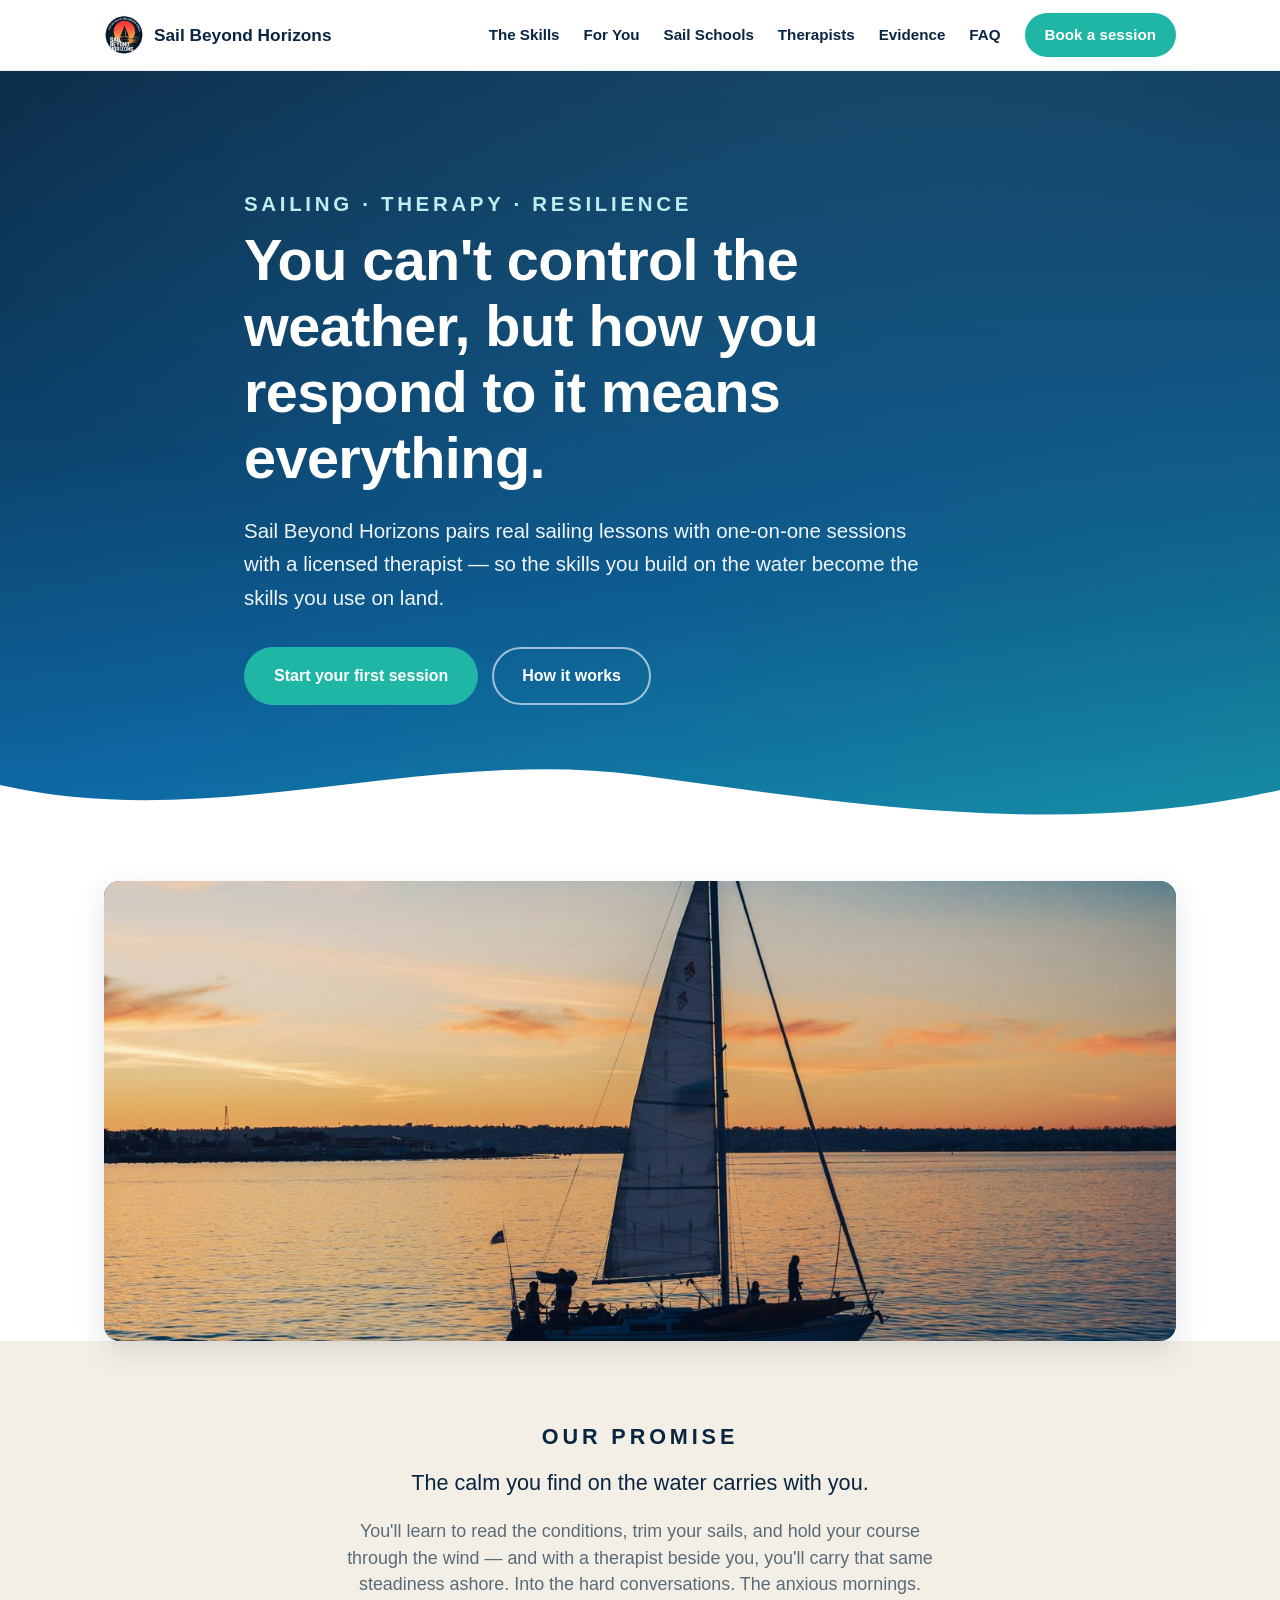
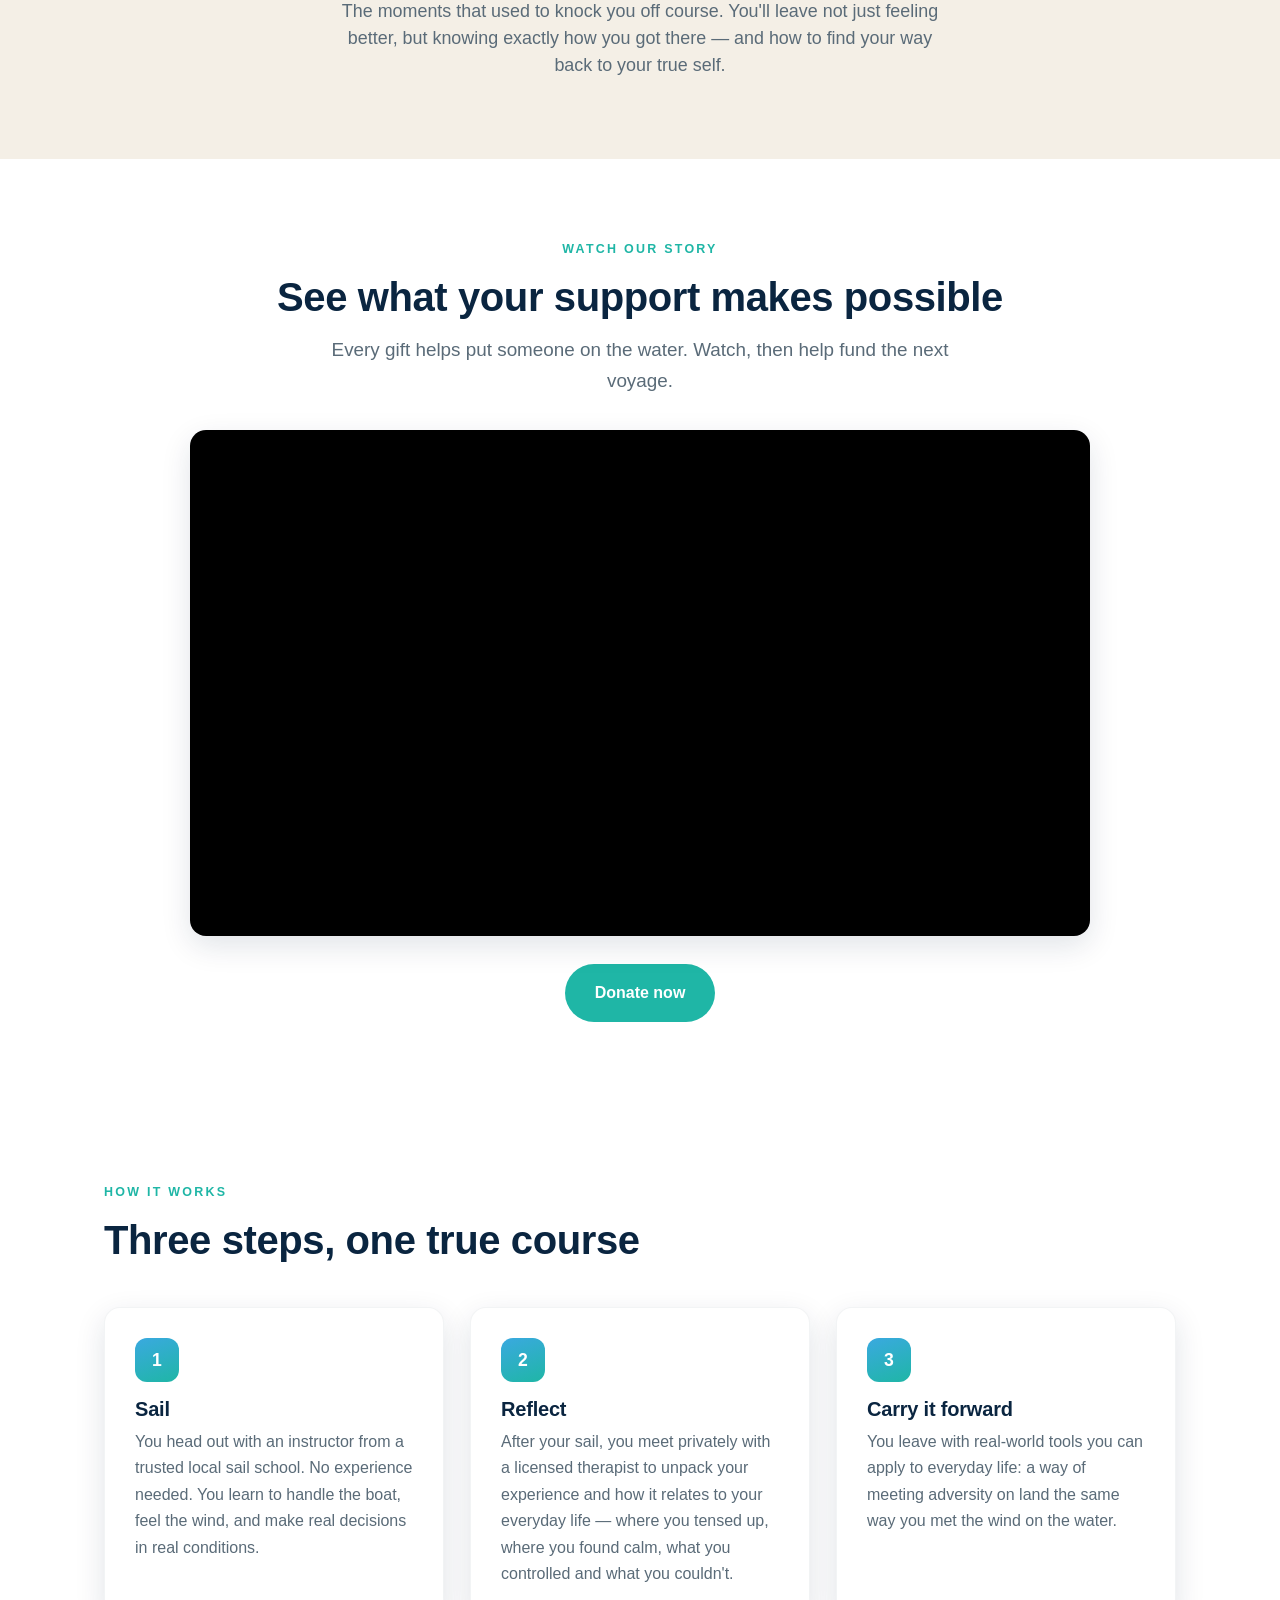
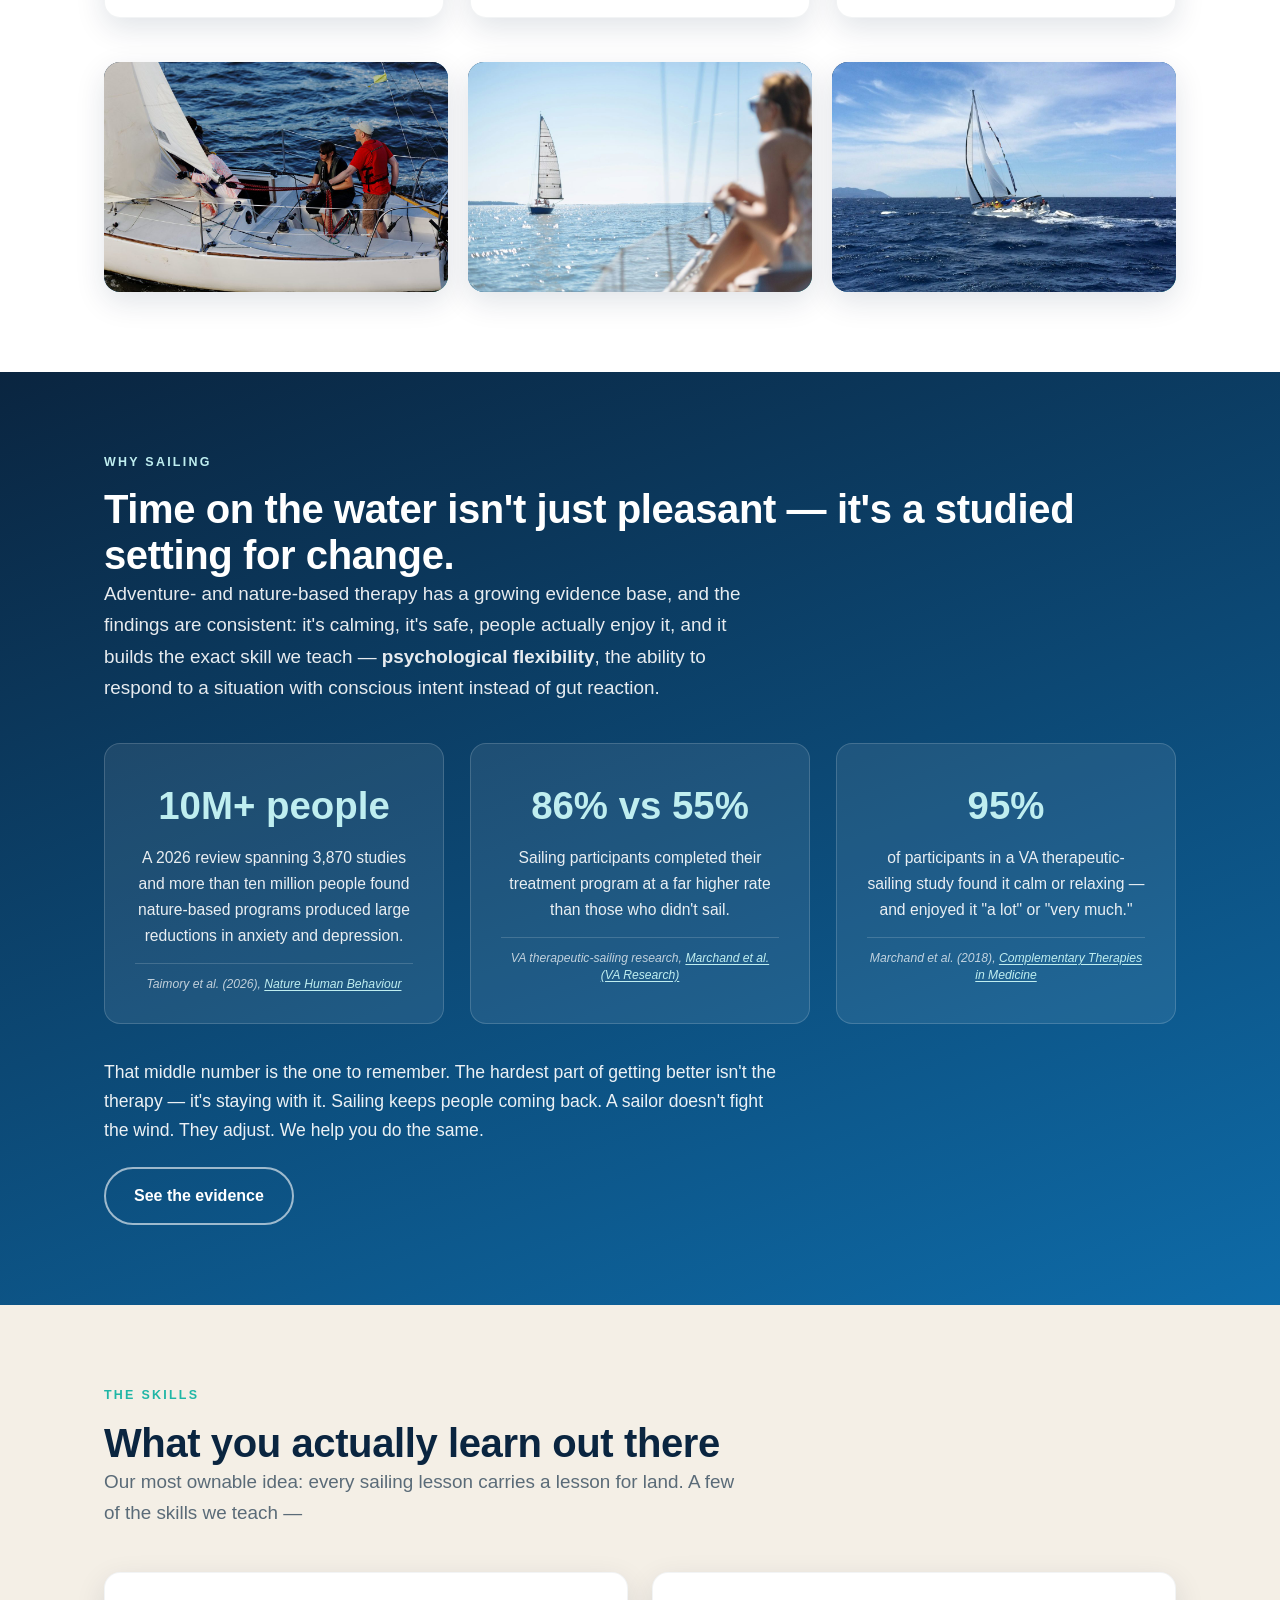
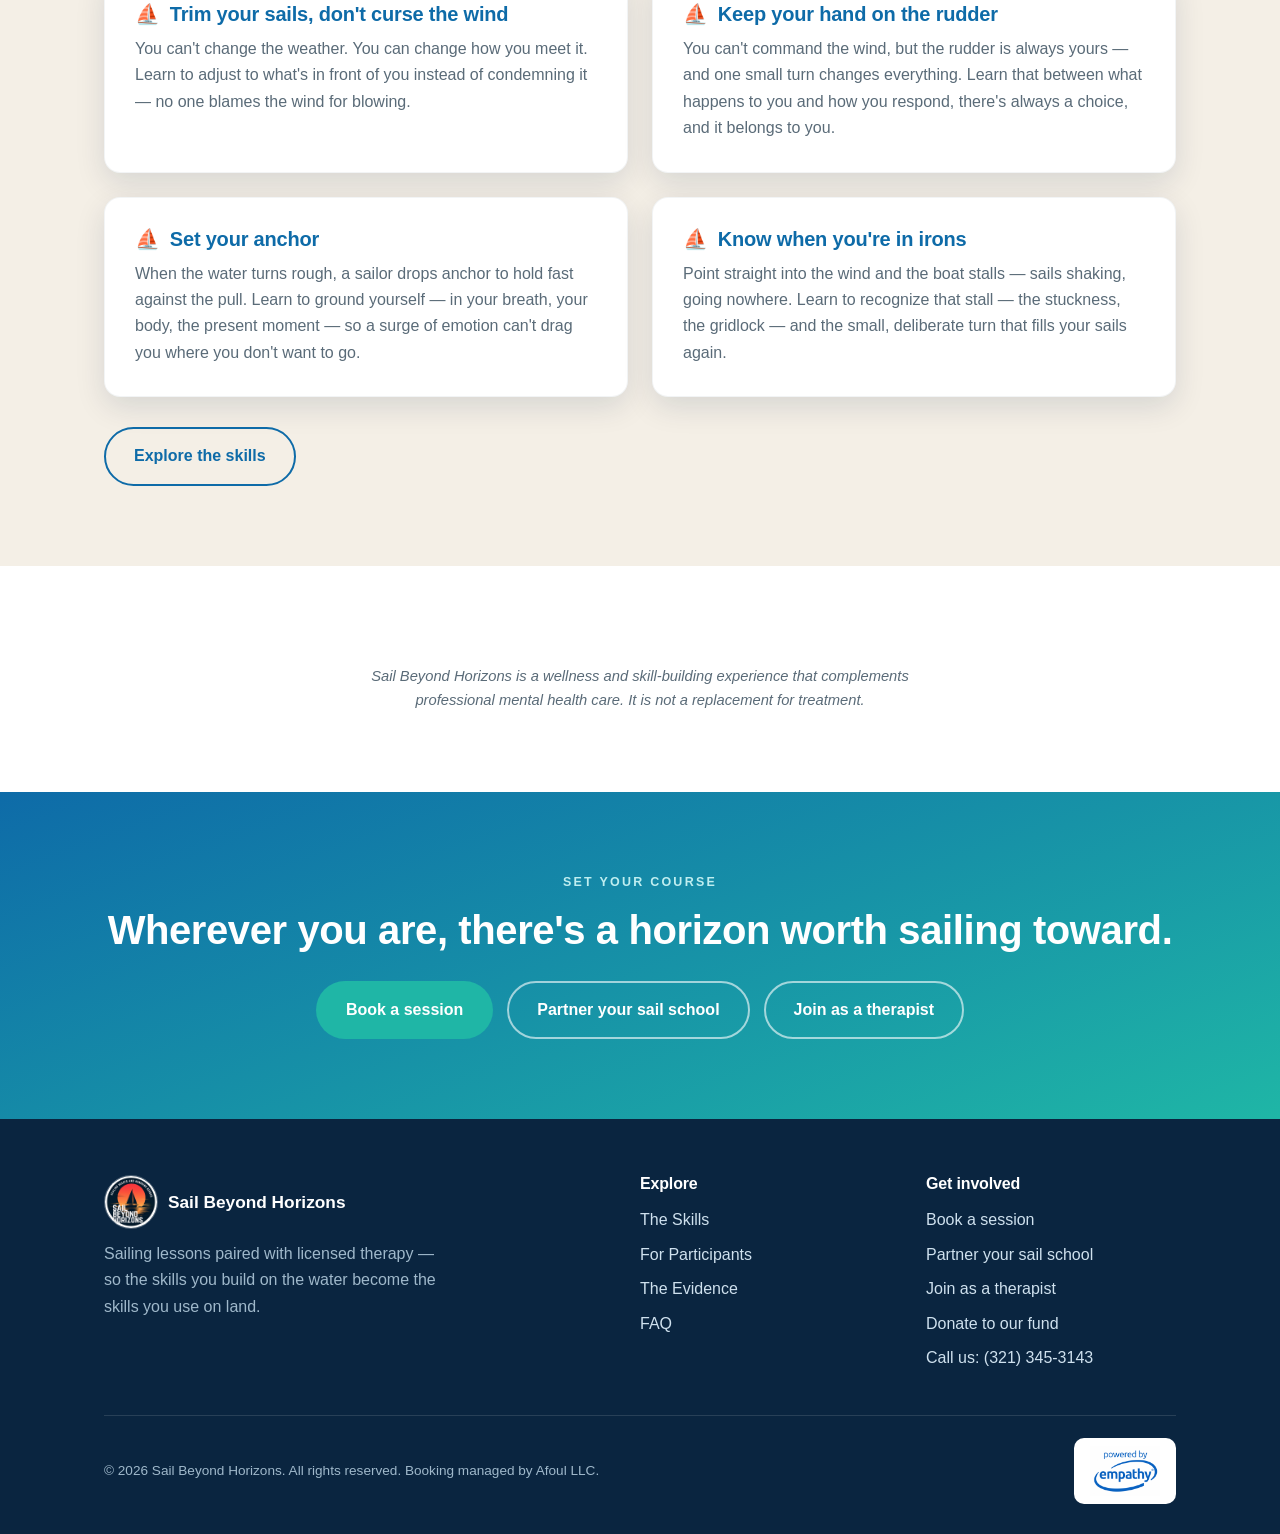
<file: index.html>
<!DOCTYPE html>
<html lang="en">
<head>
<meta charset="UTF-8">
<meta name="viewport" content="width=device-width, initial-scale=1.0">
<link rel="icon" type="image/svg+xml" href="favicon.svg">
<title>Sail Beyond Horizons — You can't control the weather, but how you respond means everything.</title>
<meta name="description" content="Sail Beyond Horizons pairs real sailing lessons with one-on-one sessions with a licensed therapist, so the skills you build on the water become the skills you use on land.">
<link rel="stylesheet" href="styles.css">
</head>
<body>

<header class="nav">
  <div class="container nav-inner">
    <a class="brand" href="index.html" aria-label="Sail Beyond Horizons home">
      <img class="brand-logo" src="logo.png" alt="Sail Beyond Horizons logo">
      Sail Beyond Horizons
    </a>
    <button class="menu-toggle" aria-label="Menu" onclick="document.getElementById('navlinks').classList.toggle('open')">
      <svg width="26" height="26" viewBox="0 0 24 24" fill="none" stroke="#0a2540" stroke-width="2"><path d="M3 6h18M3 12h18M3 18h18"/></svg>
    </button>
    <nav class="nav-links" id="navlinks">
      <a href="skills.html">The Skills</a>
      <a href="participants.html">For You</a>
      <a href="sail-schools.html">Sail Schools</a>
      <a href="therapists.html">Therapists</a>
      <a href="evidence.html">Evidence</a>
      <a href="faq.html">FAQ</a>
      <a class="nav-cta" href="participants.html#book">Book a session</a>
    </nav>
  </div>
</header>

<!-- HERO -->
<section class="hero">
  <div class="container">
    <p class="eyebrow" style="color:#bfeef0">Sailing · Therapy · Resilience</p>
    <h1>You can't control the weather, but how you respond to it means everything.</h1>
    <p>Sail Beyond Horizons pairs real sailing lessons with one-on-one sessions with a licensed therapist — so the skills you build on the water become the skills you use on land.</p>
    <div class="btn-row">
      <a class="btn btn-primary" href="participants.html#book">Start your first session</a>
      <a class="btn btn-ghost" href="#how">How it works</a>
    </div>
  </div>
  <div class="waves" aria-hidden="true">
    <svg viewBox="0 0 1440 90" preserveAspectRatio="none"><path fill="#ffffff" d="M0,40 C240,90 480,0 720,30 C960,60 1200,95 1440,45 L1440,90 L0,90 Z"/></svg>
  </div>
</section>

<!-- HERO IMAGE BAND -->
<section class="media-band" style="padding-bottom:0">
  <div class="container">
    <figure class="media ratio-21-9">
      <img src="hero.jpg" alt="A sailboat at the helm on open water at golden hour">
    </figure>
  </div>
</section>

<!-- ONE-LINE PROMISE -->
<section class="promise">
  <div class="container center">
    <p class="eyebrow">Our promise</p>
    <p>The calm you find on the water carries with you.</p>
    <p style="font-size:1.12rem;color:var(--muted);max-width:60ch;margin:18px auto 0">You'll learn to read the conditions, trim your sails, and hold your course through the wind — and with a therapist beside you, you'll carry that same steadiness ashore. Into the hard conversations. The anxious mornings. The moments that used to knock you off course. You'll leave not just feeling better, but knowing exactly how you got there — and how to find your way back to your true self.</p>
  </div>
</section>

<!-- VIDEO / DONATE -->
<section>
  <div class="container center">
    <p class="eyebrow">Watch our story</p>
    <h2>See what your support makes possible</h2>
    <p class="lead" style="margin:14px auto 0">Every gift helps put someone on the water. Watch, then help fund the next voyage.</p>
    <div class="video-embed">
      <iframe src="https://player.vimeo.com/video/1215005480" title="Sail Beyond Horizons" allow="autoplay; fullscreen; picture-in-picture; clipboard-write" allowfullscreen></iframe>
    </div>
    <div class="btn-row" style="justify-content:center;margin-top:28px">
      <a class="btn btn-primary" href="https://www.gofundme.com/f/help-fund-lifechanging-sailing-therapy?attribution_id=sl:8f18f290-fe67-4d28-a921-672b772d1d76" target="_blank" rel="noopener">Donate now</a>
    </div>
  </div>
</section>

<!-- HOW IT WORKS -->
<section id="how">
  <div class="container">
    <p class="eyebrow">How it works</p>
    <h2>Three steps, one true course</h2>
    <div class="steps">
      <div class="step">
        <div class="n">1</div>
        <h3>Sail</h3>
        <p>You head out with an instructor from a trusted local sail school. No experience needed. You learn to handle the boat, feel the wind, and make real decisions in real conditions.</p>
      </div>
      <div class="step">
        <div class="n">2</div>
        <h3>Reflect</h3>
        <p>After your sail, you meet privately with a licensed therapist to unpack your experience and how it relates to your everyday life — where you tensed up, where you found calm, what you controlled and what you couldn't.</p>
      </div>
      <div class="step">
        <div class="n">3</div>
        <h3>Carry it forward</h3>
        <p>You leave with real-world tools you can apply to everyday life: a way of meeting adversity on land the same way you met the wind on the water.</p>
      </div>
    </div>
    <!-- Section photos — replace each <figure> with: <img class="media ratio-3-2" src="NAME.jpg" alt="DESCRIPTION"> -->
    <div class="media-3up">
      <figure class="media ratio-3-2"><img src="step-sail.jpg" alt="A sailor hoisting the mainsail"></figure>
      <figure class="media ratio-3-2"><img src="step-reflect.jpg" alt="Calm water at dusk after a sail"></figure>
      <figure class="media ratio-3-2"><img src="step-carry.jpg" alt="A boat sailing toward the horizon at golden hour"></figure>
    </div>
  </div>
</section>

<!-- WHY SAILING + STATS -->
<section class="stats">
  <div class="container">
    <p class="eyebrow" style="color:#bfeef0">Why sailing</p>
    <h2>Time on the water isn't just pleasant — it's a studied setting for change.</h2>
    <p class="lead" style="color:rgba(255,255,255,.9)">Adventure- and nature-based therapy has a growing evidence base, and the findings are consistent: it's calming, it's safe, people actually enjoy it, and it builds the exact skill we teach — <strong>psychological flexibility</strong>, the ability to respond to a situation with conscious intent instead of gut reaction.</p>
    <div class="stat-grid">
      <div class="stat"><div class="num">10M+ people</div><div class="lbl">A 2026 review spanning 3,870 studies and more than ten million people found nature-based programs produced large reductions in anxiety and depression.</div><span class="src">Taimory et al. (2026), <a href="https://doi.org/10.1038/s41562-026-02433-4" target="_blank" rel="noopener">Nature Human Behaviour</a></span></div>
      <div class="stat"><div class="num">86% vs 55%</div><div class="lbl">Sailing participants completed their treatment program at a far higher rate than those who didn't sail.</div><span class="src">VA therapeutic-sailing research, <a href="https://www.research.va.gov/currents/0721-Sailing-as-a-therapy.cfm" target="_blank" rel="noopener">Marchand et al. (VA Research)</a></span></div>
      <div class="stat"><div class="num">95%</div><div class="lbl">of participants in a VA therapeutic-sailing study found it calm or relaxing — and enjoyed it "a lot" or "very much."</div><span class="src">Marchand et al. (2018), <a href="https://doi.org/10.1016/j.ctim.2018.07.013" target="_blank" rel="noopener">Complementary Therapies in Medicine</a></span></div>
    </div>
    <p class="kicker">That middle number is the one to remember. The hardest part of getting better isn't the therapy — it's staying with it. Sailing keeps people coming back. A sailor doesn't fight the wind. They adjust. We help you do the same.</p>
    <p style="margin-top:22px"><a class="btn btn-ghost" href="evidence.html">See the evidence</a></p>
  </div>
</section>

<!-- SKILLS PREVIEW -->
<section class="block">
  <div class="container">
    <p class="eyebrow">The Skills</p>
    <h2>What you actually learn out there</h2>
    <p class="lead">Our most ownable idea: every sailing lesson carries a lesson for land. A few of the skills we teach —</p>
    <div class="skills-grid">
      <div class="skill"><h3><span class="anchor">⛵</span> Trim your sails, don't curse the wind</h3><p>You can't change the weather. You can change how you meet it. Learn to adjust to what's in front of you instead of condemning it — no one blames the wind for blowing.</p></div>
      <div class="skill"><h3><span class="anchor">⛵</span> Keep your hand on the rudder</h3><p>You can't command the wind, but the rudder is always yours — and one small turn changes everything. Learn that between what happens to you and how you respond, there's always a choice, and it belongs to you.</p></div>
      <div class="skill"><h3><span class="anchor">⛵</span> Set your anchor</h3><p>When the water turns rough, a sailor drops anchor to hold fast against the pull. Learn to ground yourself — in your breath, your body, the present moment — so a surge of emotion can't drag you where you don't want to go.</p></div>
      <div class="skill"><h3><span class="anchor">⛵</span> Know when you're in irons</h3><p>Point straight into the wind and the boat stalls — sails shaking, going nowhere. Learn to recognize that stall — the stuckness, the gridlock — and the small, deliberate turn that fills your sails again.</p></div>
    </div>
    <div class="btn-row"><a class="btn btn-outline" href="skills.html">Explore the skills</a></div>
  </div>
</section>

<!-- TRUST LINE -->
<section>
  <div class="container center">
    <p class="disclaimer" style="margin-left:auto;margin-right:auto">Sail Beyond Horizons is a wellness and skill-building experience that complements professional mental health care. It is not a replacement for treatment.</p>
  </div>
</section>

<!-- CLOSING CTA -->
<section class="closing">
  <div class="container">
    <p class="eyebrow" style="color:#bfeef0">Set your course</p>
    <h2>Wherever you are, there's a horizon worth sailing toward.</h2>
    <div class="btn-row">
      <a class="btn btn-primary" href="participants.html#book">Book a session</a>
      <a class="btn btn-ghost" href="sail-schools.html">Partner your sail school</a>
      <a class="btn btn-ghost" href="therapists.html">Join as a therapist</a>
    </div>
  </div>
</section>

<footer>
  <div class="container">
    <div class="foot-grid">
      <div>
        <div class="brand" style="color:#fff;margin-bottom:12px">
          <img class="brand-logo footer-logo" src="logo.png" alt="Sail Beyond Horizons logo">
          Sail Beyond Horizons
        </div>
        <p style="color:#9fb8ca;max-width:38ch">Sailing lessons paired with licensed therapy — so the skills you build on the water become the skills you use on land.</p>
      </div>
      <div>
        <h4>Explore</h4>
        <a href="skills.html">The Skills</a>
        <a href="participants.html">For Participants</a>
        <a href="evidence.html">The Evidence</a>
        <a href="faq.html">FAQ</a>
      </div>
      <div>
        <h4>Get involved</h4>
        <a href="participants.html#book">Book a session</a>
        <a href="sail-schools.html">Partner your sail school</a>
        <a href="therapists.html">Join as a therapist</a><a href="https://gofund.me/917236893" target="_blank" rel="noopener">Donate to our fund</a><a href="tel:+13213453143">Call us: (321) 345-3143</a>
      </div>
    </div>
    <div class="foot-bottom">
      <span>© <span id="yr"></span> Sail Beyond Horizons. All rights reserved. Booking managed by Afoul LLC.</span>
      <img class="partner-logo" src="empathy.png" alt="Powered by Empathy">
    </div>
  </div>
</footer>

<script>
  document.getElementById('yr').textContent=new Date().getFullYear();
  document.querySelectorAll('#navlinks a').forEach(a=>a.addEventListener('click',()=>document.getElementById('navlinks').classList.remove('open')));
</script>
</body>
</html>
</file>
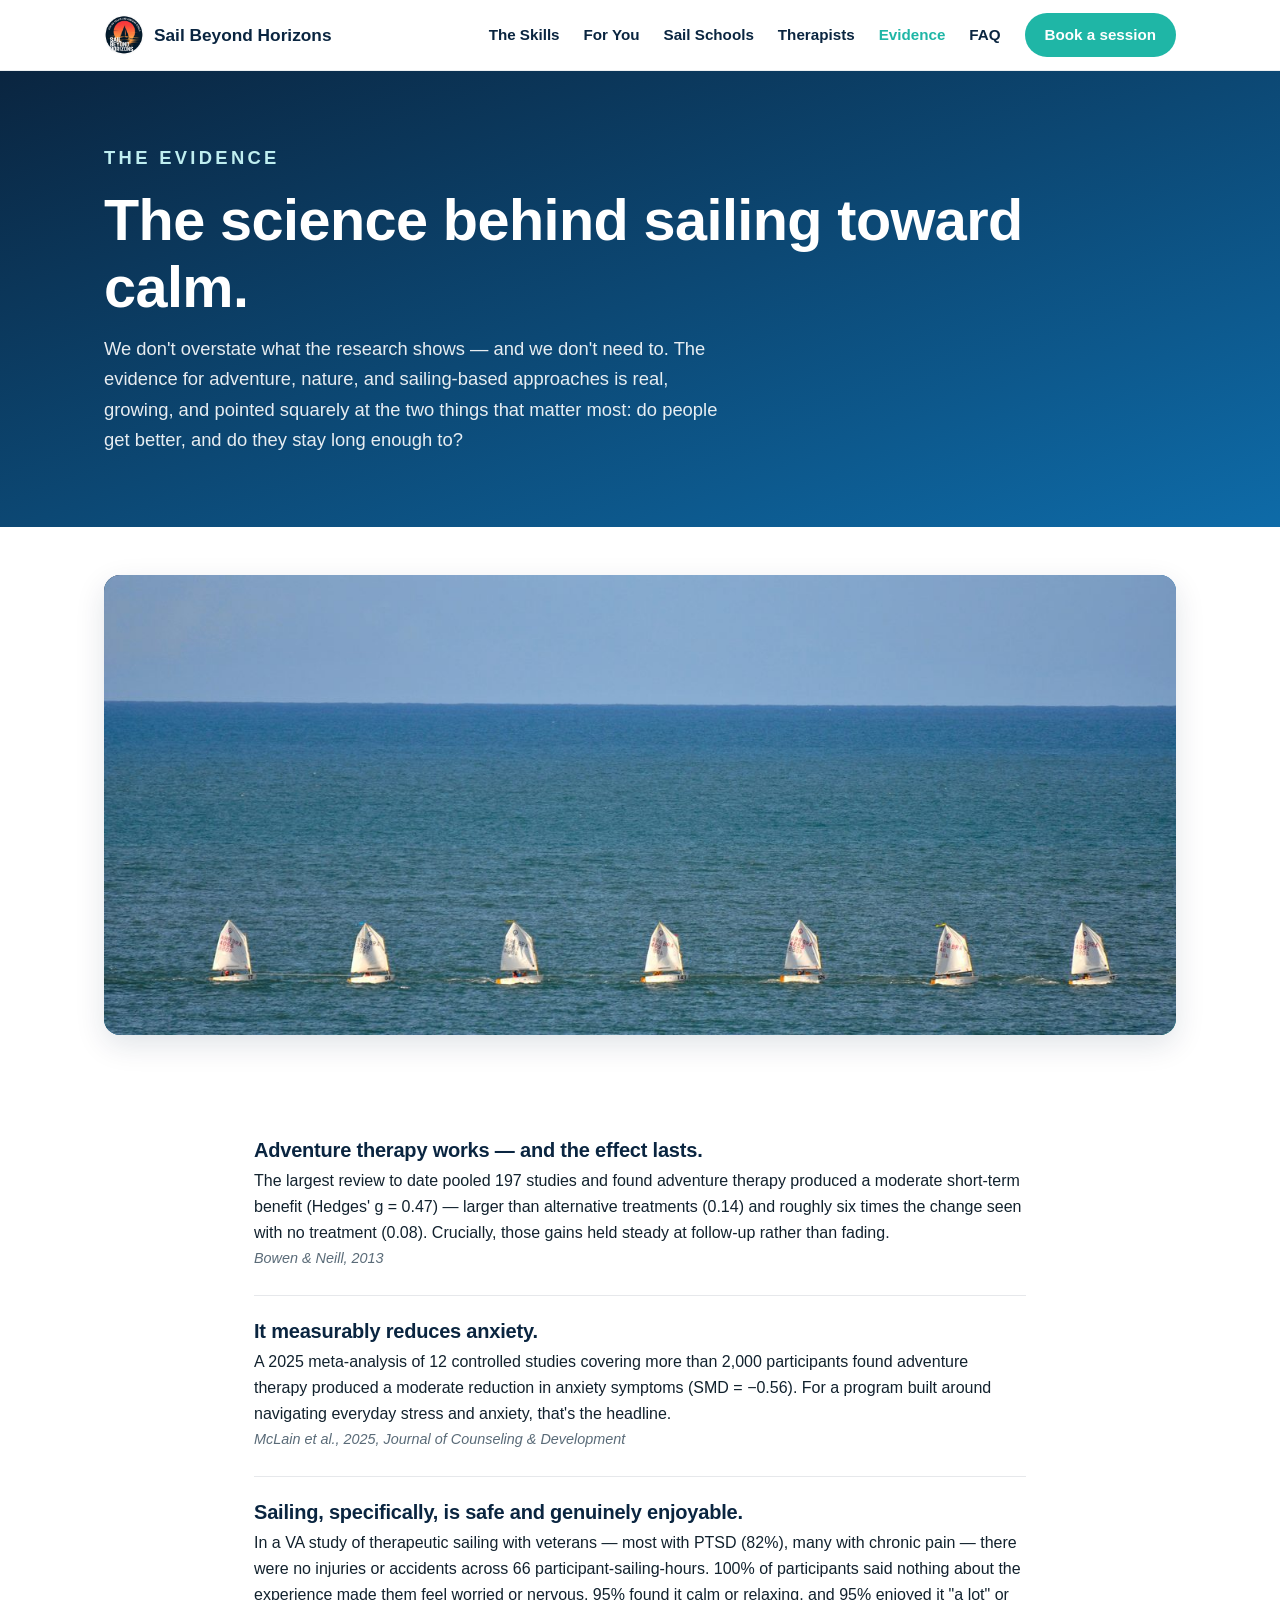
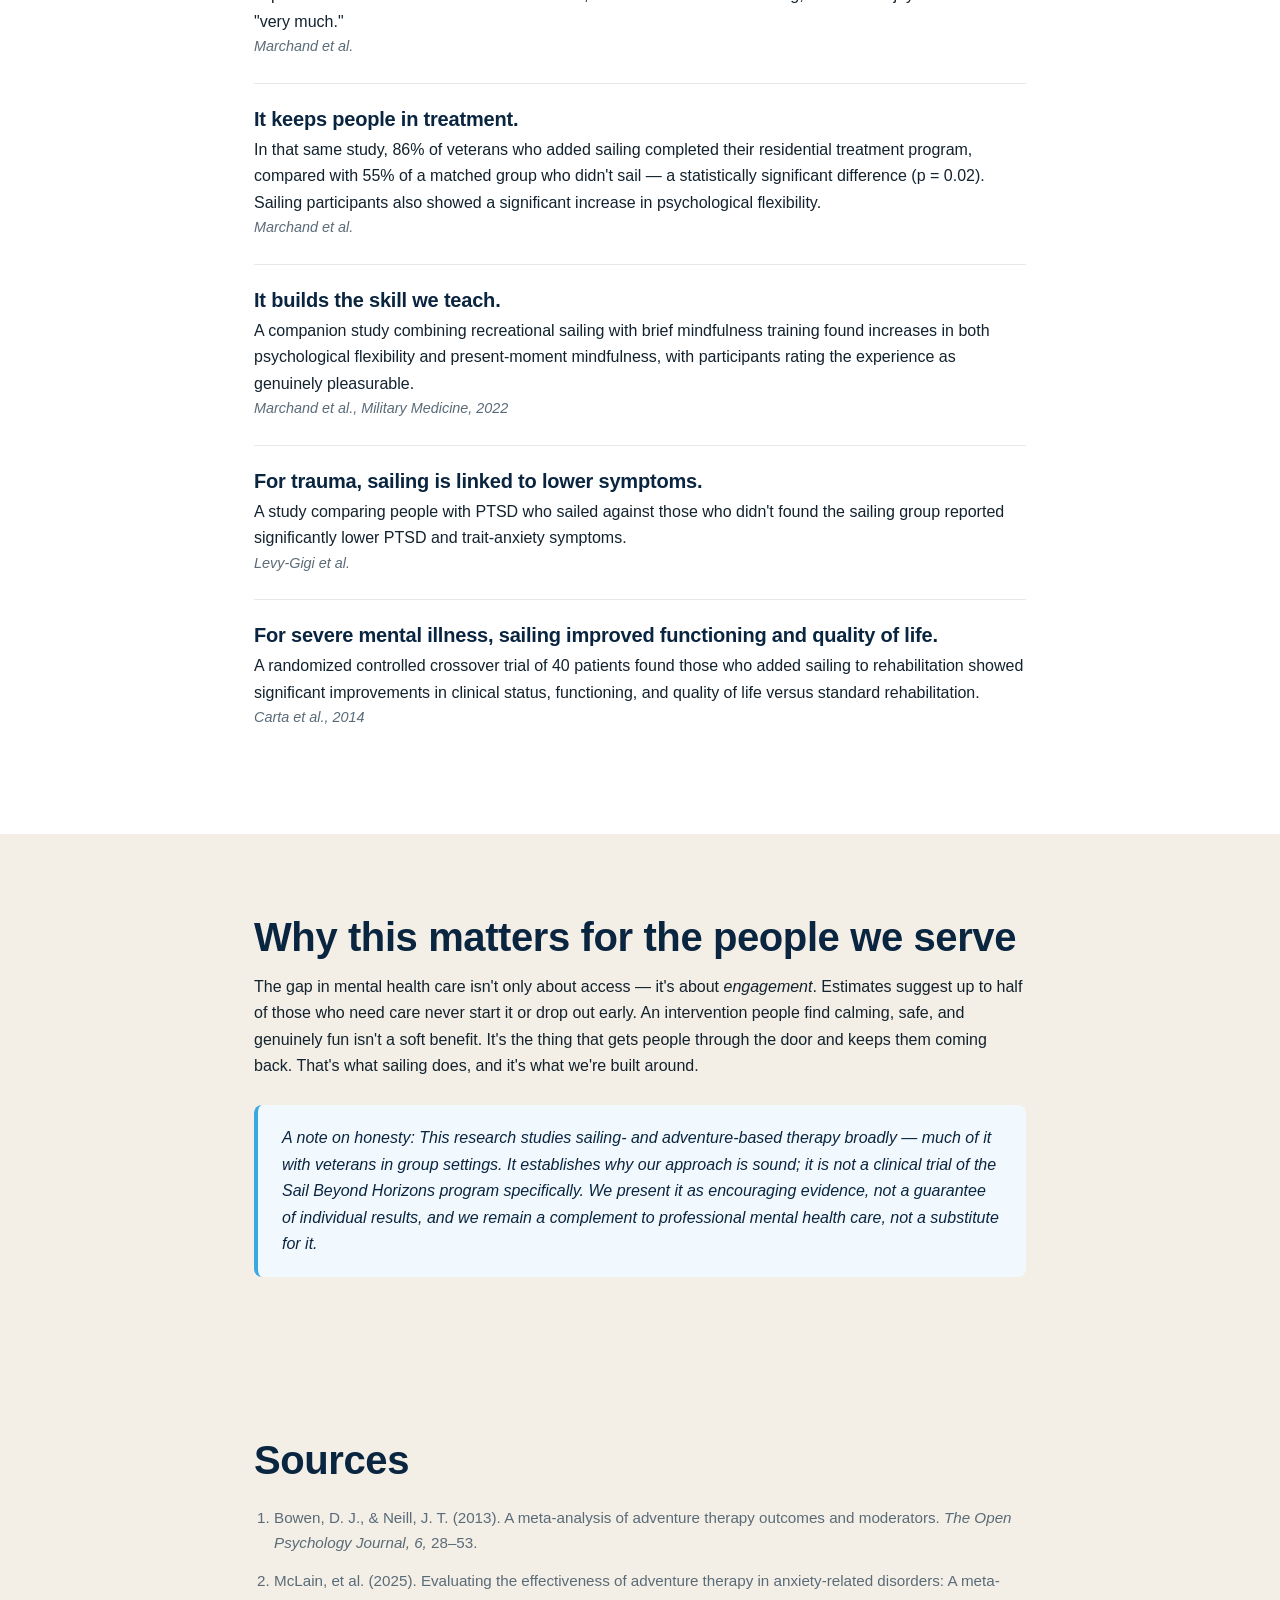
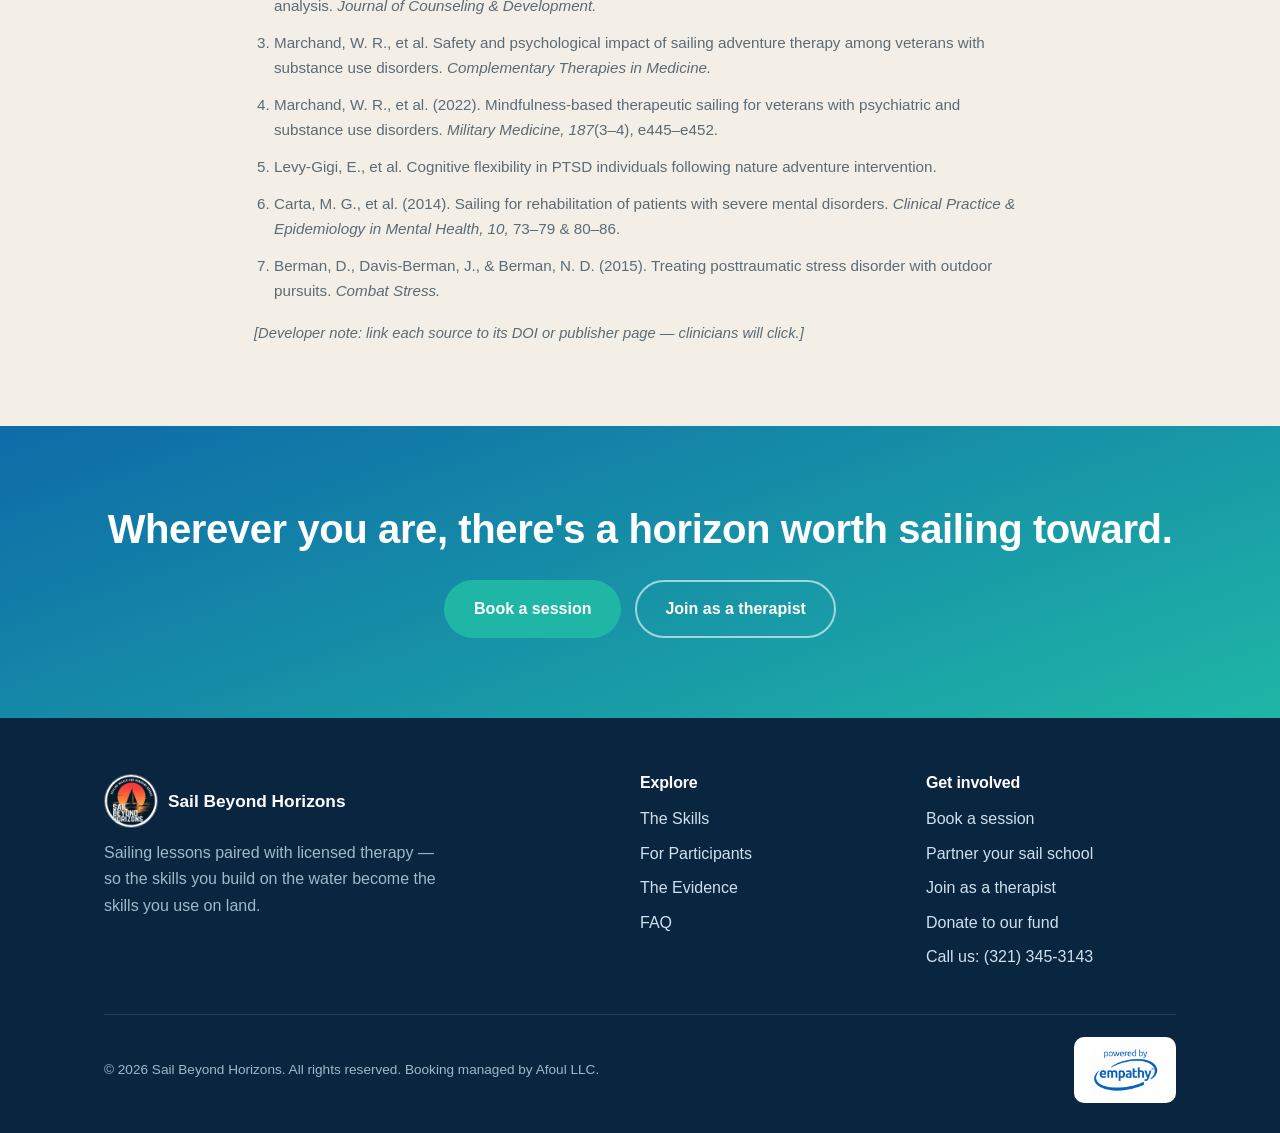
<file: evidence.html>
<!DOCTYPE html>
<html lang="en">
<head>
<meta charset="UTF-8">
<meta name="viewport" content="width=device-width, initial-scale=1.0">
<link rel="icon" type="image/svg+xml" href="favicon.svg">
<title>The Evidence — Sail Beyond Horizons</title>
<meta name="description" content="The science behind sailing toward calm: adventure, nature, and sailing-based therapy research on whether people get better and whether they stay.">
<link rel="stylesheet" href="styles.css">
</head>
<body>

<header class="nav">
  <div class="container nav-inner">
    <a class="brand" href="index.html" aria-label="Sail Beyond Horizons home">
      <img class="brand-logo" src="logo.png" alt="Sail Beyond Horizons logo">
      Sail Beyond Horizons
    </a>
    <button class="menu-toggle" aria-label="Menu" onclick="document.getElementById('navlinks').classList.toggle('open')">
      <svg width="26" height="26" viewBox="0 0 24 24" fill="none" stroke="#0a2540" stroke-width="2"><path d="M3 6h18M3 12h18M3 18h18"/></svg>
    </button>
    <nav class="nav-links" id="navlinks">
      <a href="skills.html">The Skills</a>
      <a href="participants.html">For You</a>
      <a href="sail-schools.html">Sail Schools</a>
      <a href="therapists.html">Therapists</a>
      <a href="evidence.html" class="active">Evidence</a>
      <a href="faq.html">FAQ</a>
      <a class="nav-cta" href="participants.html#book">Book a session</a>
    </nav>
  </div>
</header>

<section class="page-hero">
  <div class="container">
    <p class="eyebrow" style="color:#bfeef0">The Evidence</p>
    <h1>The science behind sailing toward calm.</h1>
    <p>We don't overstate what the research shows — and we don't need to. The evidence for adventure, nature, and sailing-based approaches is real, growing, and pointed squarely at the two things that matter most: do people get better, and do they stay long enough to?</p>
  </div>
</section>

<!-- Banner photo — replace <figure> with: <img class="media ratio-21-9" src="evidence.jpg" alt="Open horizon, calm swells"> -->
<section class="media-band" style="padding-bottom:0">
  <div class="container">
    <figure class="media ratio-21-9">
      <img src="evidence.jpg" alt="An open, calm ocean horizon under a clear sky">
    </figure>
  </div>
</section>

<section>
  <div class="container narrow">
    <div class="evidence-item">
      <h3>Adventure therapy works — and the effect lasts.</h3>
      <p>The largest review to date pooled 197 studies and found adventure therapy produced a moderate short-term benefit (Hedges' g = 0.47) — larger than alternative treatments (0.14) and roughly six times the change seen with no treatment (0.08). Crucially, those gains held steady at follow-up rather than fading.</p>
      <p class="cite">Bowen & Neill, 2013</p>
    </div>
    <div class="evidence-item">
      <h3>It measurably reduces anxiety.</h3>
      <p>A 2025 meta-analysis of 12 controlled studies covering more than 2,000 participants found adventure therapy produced a moderate reduction in anxiety symptoms (SMD = −0.56). For a program built around navigating everyday stress and anxiety, that's the headline.</p>
      <p class="cite">McLain et al., 2025, Journal of Counseling &amp; Development</p>
    </div>
    <div class="evidence-item">
      <h3>Sailing, specifically, is safe and genuinely enjoyable.</h3>
      <p>In a VA study of therapeutic sailing with veterans — most with PTSD (82%), many with chronic pain — there were no injuries or accidents across 66 participant-sailing-hours. 100% of participants said nothing about the experience made them feel worried or nervous, 95% found it calm or relaxing, and 95% enjoyed it "a lot" or "very much."</p>
      <p class="cite">Marchand et al.</p>
    </div>
    <div class="evidence-item">
      <h3>It keeps people in treatment.</h3>
      <p>In that same study, 86% of veterans who added sailing completed their residential treatment program, compared with 55% of a matched group who didn't sail — a statistically significant difference (p = 0.02). Sailing participants also showed a significant increase in psychological flexibility.</p>
      <p class="cite">Marchand et al.</p>
    </div>
    <div class="evidence-item">
      <h3>It builds the skill we teach.</h3>
      <p>A companion study combining recreational sailing with brief mindfulness training found increases in both psychological flexibility and present-moment mindfulness, with participants rating the experience as genuinely pleasurable.</p>
      <p class="cite">Marchand et al., Military Medicine, 2022</p>
    </div>
    <div class="evidence-item">
      <h3>For trauma, sailing is linked to lower symptoms.</h3>
      <p>A study comparing people with PTSD who sailed against those who didn't found the sailing group reported significantly lower PTSD and trait-anxiety symptoms.</p>
      <p class="cite">Levy-Gigi et al.</p>
    </div>
    <div class="evidence-item">
      <h3>For severe mental illness, sailing improved functioning and quality of life.</h3>
      <p>A randomized controlled crossover trial of 40 patients found those who added sailing to rehabilitation showed significant improvements in clinical status, functioning, and quality of life versus standard rehabilitation.</p>
      <p class="cite">Carta et al., 2014</p>
    </div>
  </div>
</section>

<section class="block">
  <div class="container narrow">
    <h2>Why this matters for the people we serve</h2>
    <p style="margin-top:14px">The gap in mental health care isn't only about access — it's about <em>engagement</em>. Estimates suggest up to half of those who need care never start it or drop out early. An intervention people find calming, safe, and genuinely fun isn't a soft benefit. It's the thing that gets people through the door and keeps them coming back. That's what sailing does, and it's what we're built around.</p>
    <div class="note">A note on honesty: This research studies sailing- and adventure-based therapy broadly — much of it with veterans in group settings. It establishes why our approach is sound; it is not a clinical trial of the Sail Beyond Horizons program specifically. We present it as encouraging evidence, not a guarantee of individual results, and we remain a complement to professional mental health care, not a substitute for it.</div>
  </div>
</section>

<section class="sources">
  <div class="container narrow">
    <h2>Sources</h2>
    <ol>
      <li>Bowen, D. J., &amp; Neill, J. T. (2013). A meta-analysis of adventure therapy outcomes and moderators. <em>The Open Psychology Journal, 6,</em> 28–53.</li>
      <li>McLain, et al. (2025). Evaluating the effectiveness of adventure therapy in anxiety-related disorders: A meta-analysis. <em>Journal of Counseling &amp; Development.</em></li>
      <li>Marchand, W. R., et al. Safety and psychological impact of sailing adventure therapy among veterans with substance use disorders. <em>Complementary Therapies in Medicine.</em></li>
      <li>Marchand, W. R., et al. (2022). Mindfulness-based therapeutic sailing for veterans with psychiatric and substance use disorders. <em>Military Medicine, 187</em>(3–4), e445–e452.</li>
      <li>Levy-Gigi, E., et al. Cognitive flexibility in PTSD individuals following nature adventure intervention.</li>
      <li>Carta, M. G., et al. (2014). Sailing for rehabilitation of patients with severe mental disorders. <em>Clinical Practice &amp; Epidemiology in Mental Health, 10,</em> 73–79 &amp; 80–86.</li>
      <li>Berman, D., Davis-Berman, J., &amp; Berman, N. D. (2015). Treating posttraumatic stress disorder with outdoor pursuits. <em>Combat Stress.</em></li>
    </ol>
    <p class="disclaimer">[Developer note: link each source to its DOI or publisher page — clinicians will click.]</p>
  </div>
</section>

<section class="closing">
  <div class="container">
    <h2>Wherever you are, there's a horizon worth sailing toward.</h2>
    <div class="btn-row"><a class="btn btn-primary" href="participants.html#book">Book a session</a><a class="btn btn-ghost" href="therapists.html">Join as a therapist</a></div>
  </div>
</section>

<footer>
  <div class="container">
    <div class="foot-grid">
      <div><div class="brand" style="color:#fff;margin-bottom:12px"><img class="brand-logo footer-logo" src="logo.png" alt="Sail Beyond Horizons logo">Sail Beyond Horizons</div><p style="color:#9fb8ca;max-width:38ch">Sailing lessons paired with licensed therapy — so the skills you build on the water become the skills you use on land.</p></div>
      <div><h4>Explore</h4><a href="skills.html">The Skills</a><a href="participants.html">For Participants</a><a href="evidence.html">The Evidence</a><a href="faq.html">FAQ</a></div>
      <div><h4>Get involved</h4><a href="participants.html#book">Book a session</a><a href="sail-schools.html">Partner your sail school</a><a href="therapists.html">Join as a therapist</a><a href="https://gofund.me/917236893" target="_blank" rel="noopener">Donate to our fund</a><a href="tel:+13213453143">Call us: (321) 345-3143</a></div>
    </div>
    <div class="foot-bottom"><span>© <span id="yr"></span> Sail Beyond Horizons. All rights reserved. Booking managed by Afoul LLC.</span><img class="partner-logo" src="empathy.png" alt="Powered by Empathy"></div>
  </div>
</footer>
<script>document.getElementById('yr').textContent=new Date().getFullYear();document.querySelectorAll('#navlinks a').forEach(a=>a.addEventListener('click',()=>document.getElementById('navlinks').classList.remove('open')));</script>
</body>
</html>
</file>
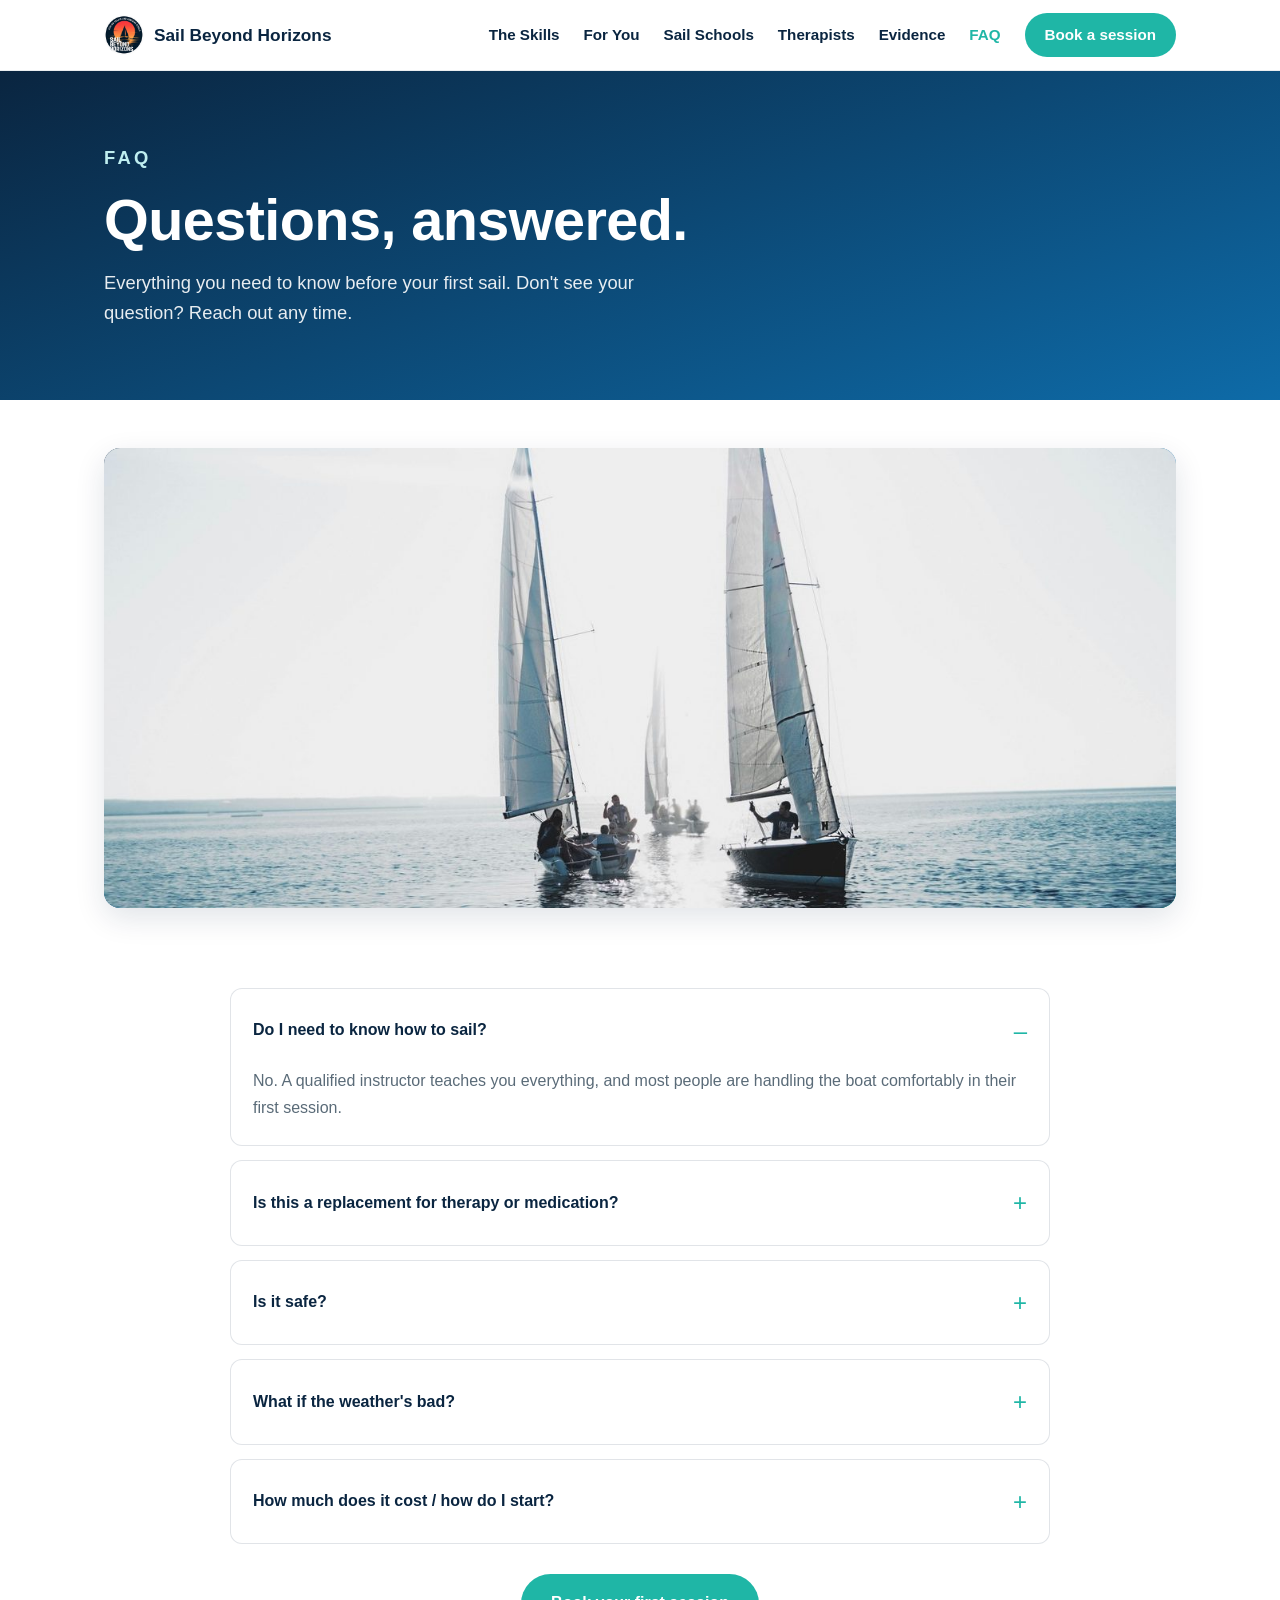
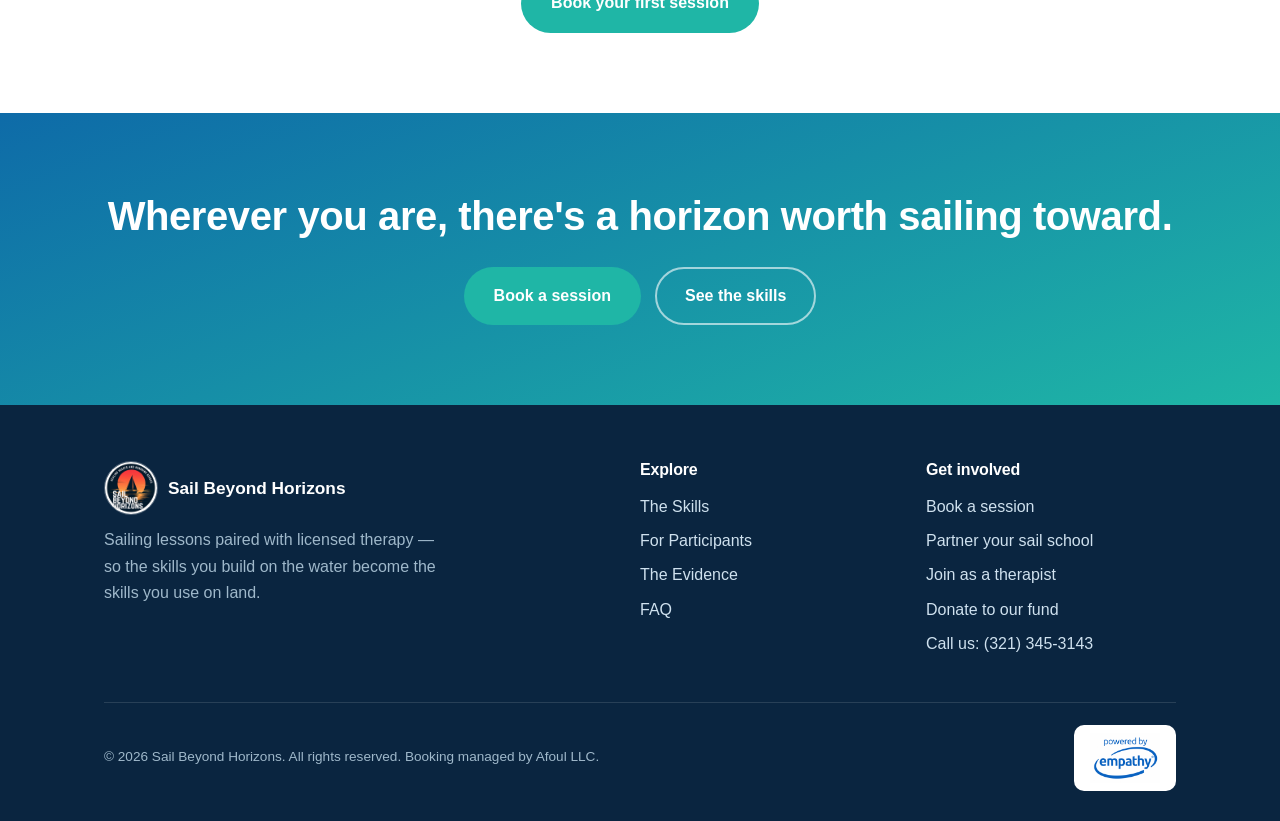
<file: faq.html>
<!DOCTYPE html>
<html lang="en">
<head>
<meta charset="UTF-8">
<meta name="viewport" content="width=device-width, initial-scale=1.0">
<link rel="icon" type="image/svg+xml" href="favicon.svg">
<title>FAQ — Sail Beyond Horizons</title>
<meta name="description" content="Common questions about sailing experience, safety, cost, weather, and how Sail Beyond Horizons works alongside your existing care.">
<link rel="stylesheet" href="styles.css">
</head>
<body>

<header class="nav">
  <div class="container nav-inner">
    <a class="brand" href="index.html" aria-label="Sail Beyond Horizons home">
      <img class="brand-logo" src="logo.png" alt="Sail Beyond Horizons logo">
      Sail Beyond Horizons
    </a>
    <button class="menu-toggle" aria-label="Menu" onclick="document.getElementById('navlinks').classList.toggle('open')">
      <svg width="26" height="26" viewBox="0 0 24 24" fill="none" stroke="#0a2540" stroke-width="2"><path d="M3 6h18M3 12h18M3 18h18"/></svg>
    </button>
    <nav class="nav-links" id="navlinks">
      <a href="skills.html">The Skills</a>
      <a href="participants.html">For You</a>
      <a href="sail-schools.html">Sail Schools</a>
      <a href="therapists.html">Therapists</a>
      <a href="evidence.html">Evidence</a>
      <a href="faq.html" class="active">FAQ</a>
      <a class="nav-cta" href="participants.html#book">Book a session</a>
    </nav>
  </div>
</header>

<section class="page-hero">
  <div class="container">
    <p class="eyebrow" style="color:#bfeef0">FAQ</p>
    <h1>Questions, answered.</h1>
    <p>Everything you need to know before your first sail. Don't see your question? Reach out any time.</p>
  </div>
</section>

<!-- Banner photo — replace <figure> with: <img class="media ratio-21-9" src="faq.jpg" alt="A rigged dinghy at the dock, ready to go"> -->
<section class="media-band" style="padding-bottom:0">
  <div class="container">
    <figure class="media ratio-21-9">
      <img src="faq.jpg" alt="A small sailboat by a dock on a bright morning">
    </figure>
  </div>
</section>

<section>
  <div class="container">
    <div class="faq">
      <details open>
        <summary>Do I need to know how to sail?</summary>
        <p>No. A qualified instructor teaches you everything, and most people are handling the boat comfortably in their first session.</p>
      </details>
      <details>
        <summary>Is this a replacement for therapy or medication?</summary>
        <p>No. Sail Beyond Horizons is a complementary, skill-building experience that works best alongside your existing care. If you're in treatment, we're happy to work in support of it.</p>
      </details>
      <details>
        <summary>Is it safe?</summary>
        <p>Yes. Sailing is run by established schools with certified instructors and full safety equipment. Studies of therapeutic sailing have found strong safety records, and comfort on the water is built in from the first lesson.</p>
      </details>
      <details>
        <summary>What if the weather's bad?</summary>
        <p>Sessions are scheduled around safe sailing conditions. When the water isn't cooperating, we reschedule — reading the conditions is part of the skill.</p>
      </details>
      <details>
        <summary>How much does it cost / how do I start?</summary>
        <p>To get started today, head to the booking page or email us and we'll help you set up your first session.</p>
      </details>
    </div>
    <div class="center"><div class="btn-row" style="justify-content:center"><a class="btn btn-primary" href="participants.html#book">Book your first session</a></div></div>
  </div>
</section>

<section class="closing">
  <div class="container">
    <h2>Wherever you are, there's a horizon worth sailing toward.</h2>
    <div class="btn-row"><a class="btn btn-primary" href="participants.html#book">Book a session</a><a class="btn btn-ghost" href="skills.html">See the skills</a></div>
  </div>
</section>

<footer>
  <div class="container">
    <div class="foot-grid">
      <div><div class="brand" style="color:#fff;margin-bottom:12px"><img class="brand-logo footer-logo" src="logo.png" alt="Sail Beyond Horizons logo">Sail Beyond Horizons</div><p style="color:#9fb8ca;max-width:38ch">Sailing lessons paired with licensed therapy — so the skills you build on the water become the skills you use on land.</p></div>
      <div><h4>Explore</h4><a href="skills.html">The Skills</a><a href="participants.html">For Participants</a><a href="evidence.html">The Evidence</a><a href="faq.html">FAQ</a></div>
      <div><h4>Get involved</h4><a href="participants.html#book">Book a session</a><a href="sail-schools.html">Partner your sail school</a><a href="therapists.html">Join as a therapist</a><a href="https://gofund.me/917236893" target="_blank" rel="noopener">Donate to our fund</a><a href="tel:+13213453143">Call us: (321) 345-3143</a></div>
    </div>
    <div class="foot-bottom"><span>© <span id="yr"></span> Sail Beyond Horizons. All rights reserved. Booking managed by Afoul LLC.</span><img class="partner-logo" src="empathy.png" alt="Powered by Empathy"></div>
  </div>
</footer>
<script>document.getElementById('yr').textContent=new Date().getFullYear();document.querySelectorAll('#navlinks a').forEach(a=>a.addEventListener('click',()=>document.getElementById('navlinks').classList.remove('open')));</script>
</body>
</html>
</file>
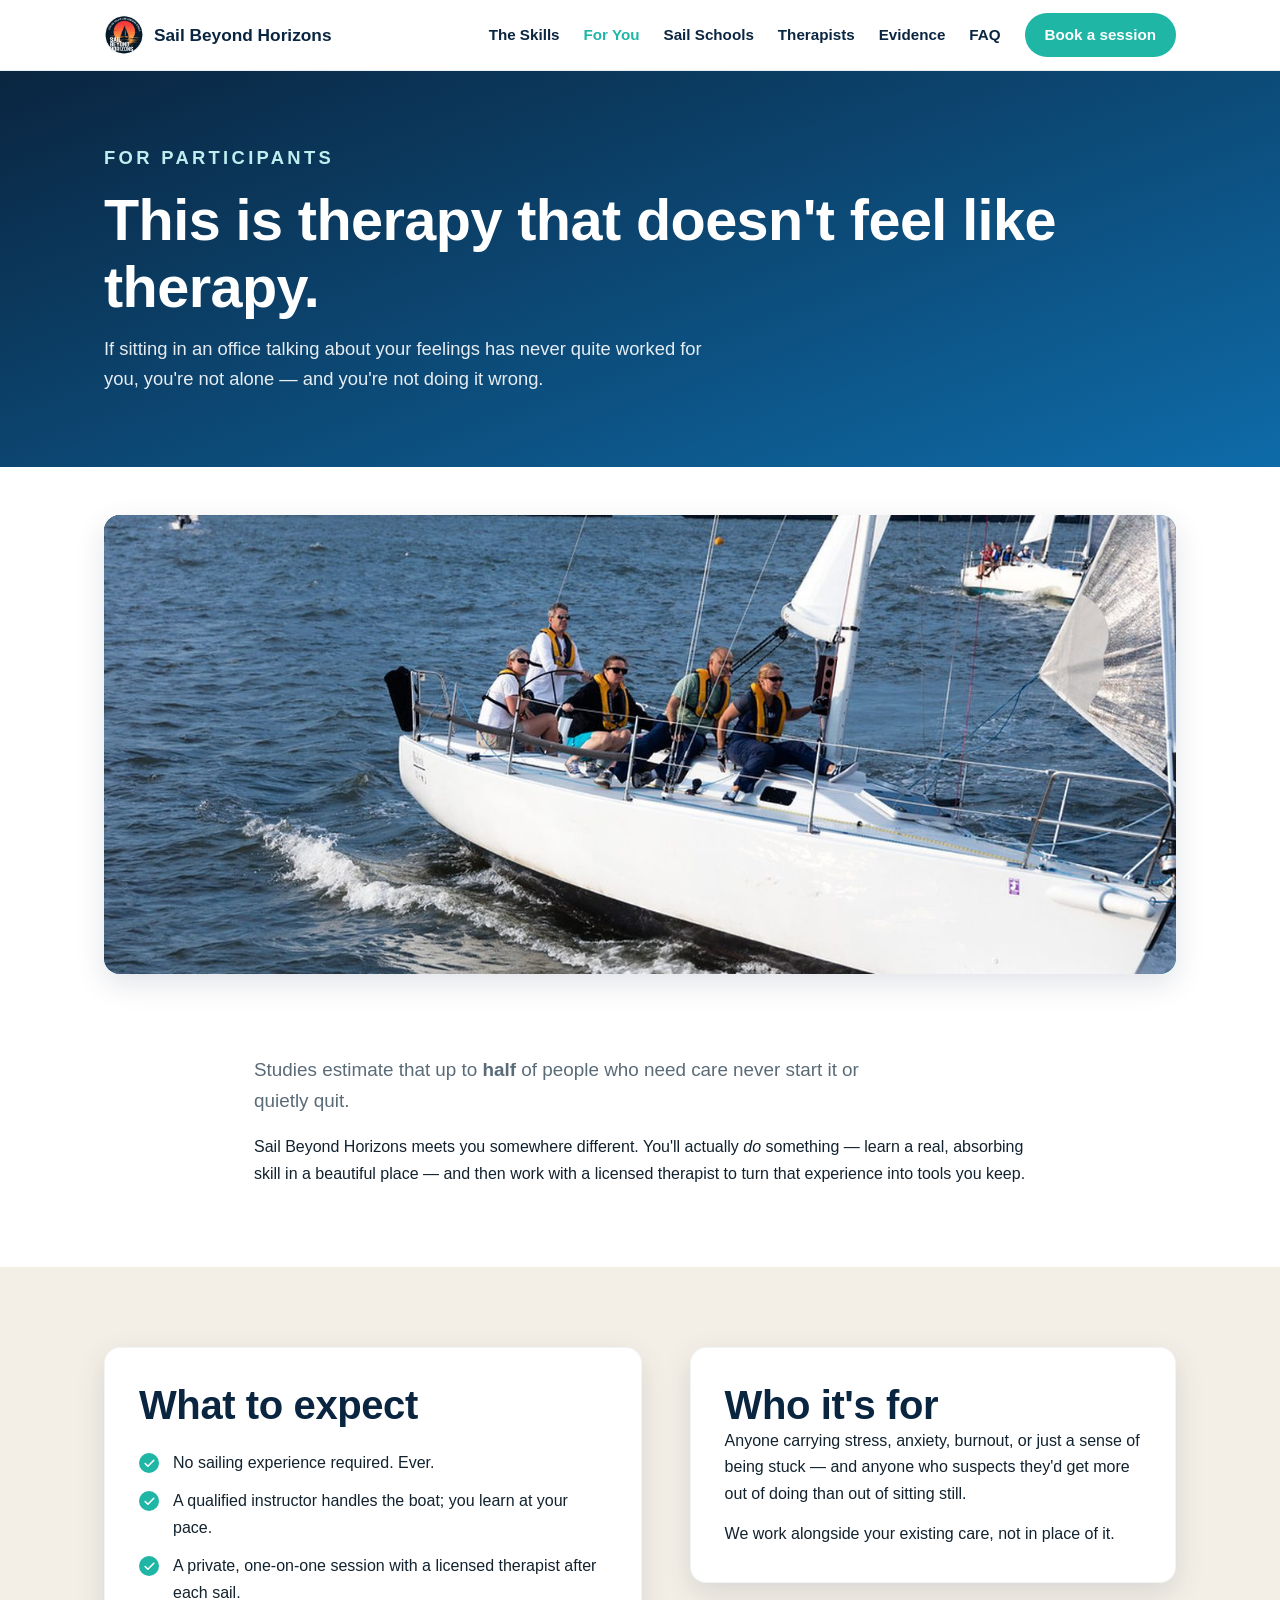
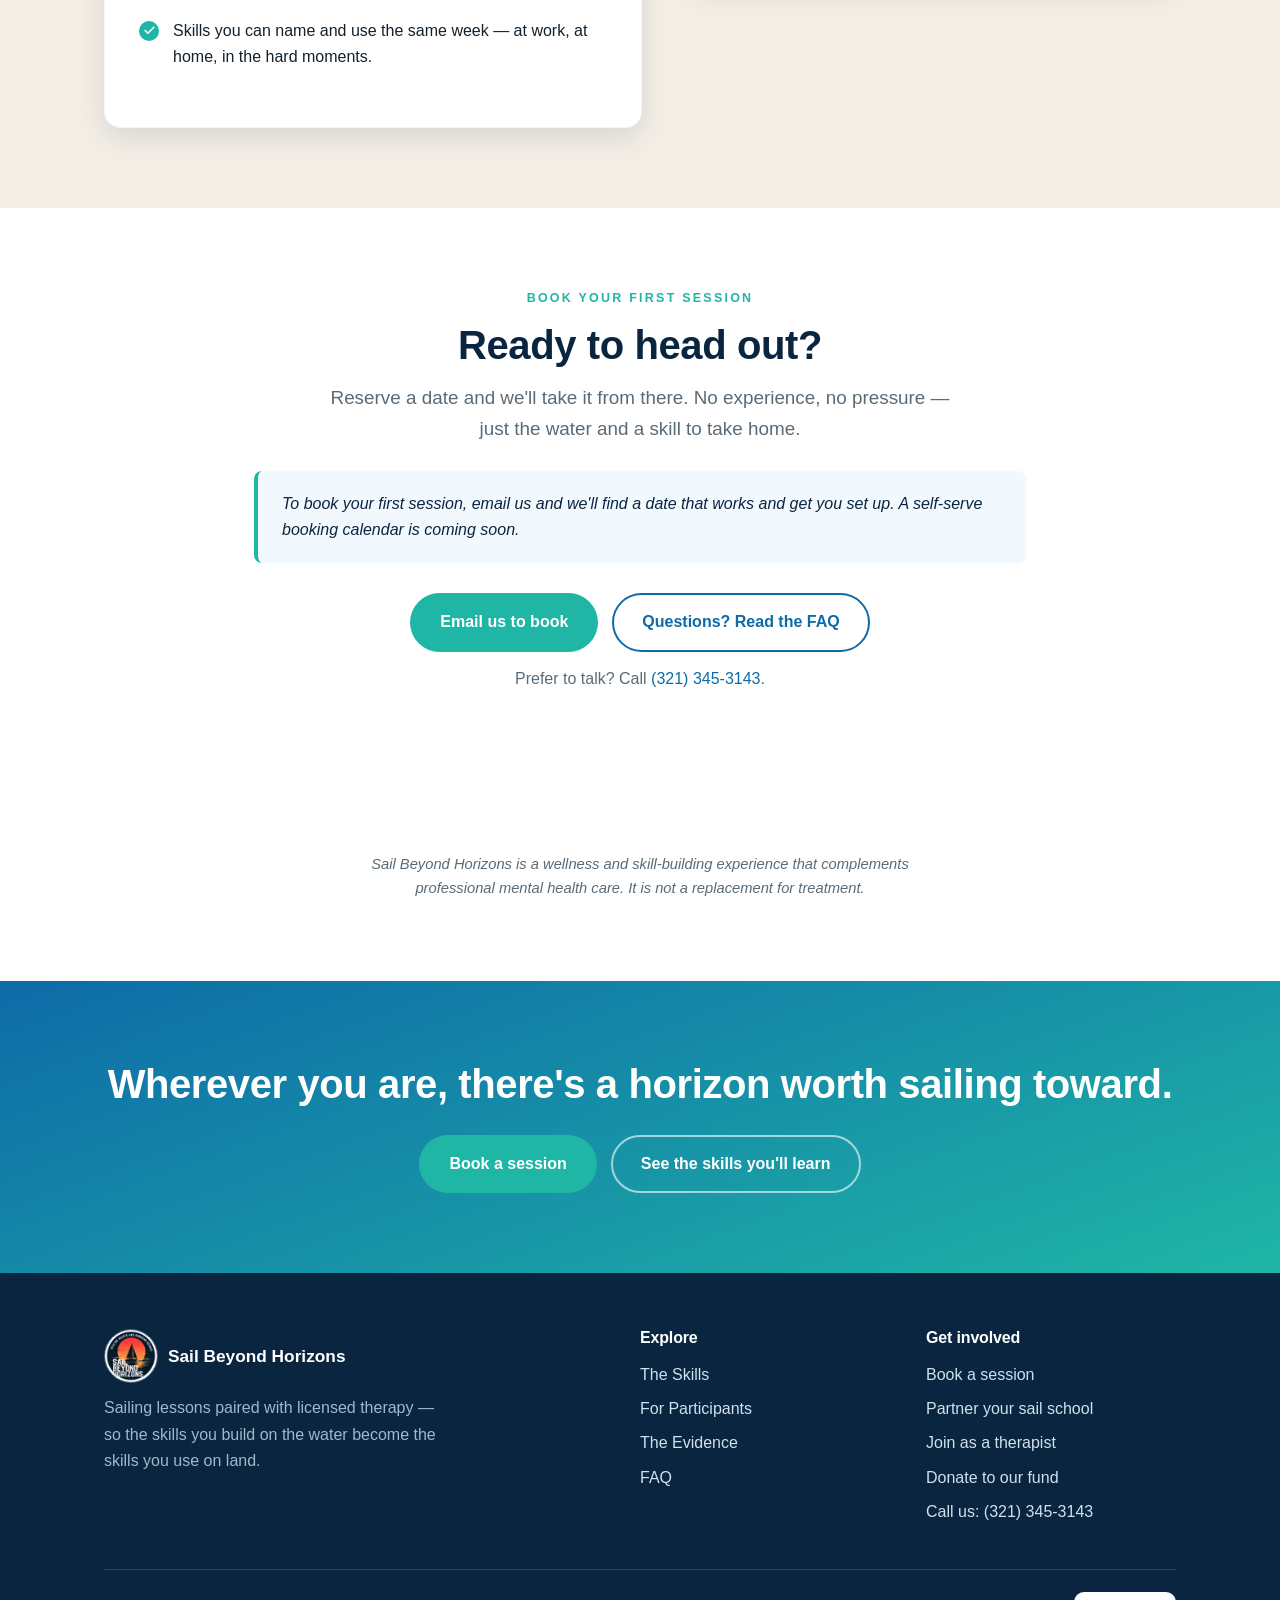
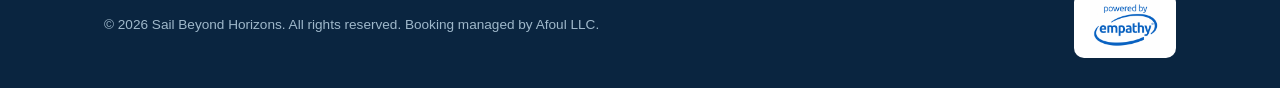
<file: participants.html>
<!DOCTYPE html>
<html lang="en">
<head>
<meta charset="UTF-8">
<meta name="viewport" content="width=device-width, initial-scale=1.0">
<link rel="icon" type="image/svg+xml" href="favicon.svg">
<title>For Participants — Sail Beyond Horizons</title>
<meta name="description" content="Therapy that doesn't feel like therapy. Learn a real skill on the water, then work with a licensed therapist to turn it into tools you keep.">
<link rel="stylesheet" href="styles.css">
</head>
<body>

<header class="nav">
  <div class="container nav-inner">
    <a class="brand" href="index.html" aria-label="Sail Beyond Horizons home">
      <img class="brand-logo" src="logo.png" alt="Sail Beyond Horizons logo">
      Sail Beyond Horizons
    </a>
    <button class="menu-toggle" aria-label="Menu" onclick="document.getElementById('navlinks').classList.toggle('open')">
      <svg width="26" height="26" viewBox="0 0 24 24" fill="none" stroke="#0a2540" stroke-width="2"><path d="M3 6h18M3 12h18M3 18h18"/></svg>
    </button>
    <nav class="nav-links" id="navlinks">
      <a href="skills.html">The Skills</a>
      <a href="participants.html" class="active">For You</a>
      <a href="sail-schools.html">Sail Schools</a>
      <a href="therapists.html">Therapists</a>
      <a href="evidence.html">Evidence</a>
      <a href="faq.html">FAQ</a>
      <a class="nav-cta" href="#book">Book a session</a>
    </nav>
  </div>
</header>

<section class="page-hero">
  <div class="container">
    <p class="eyebrow" style="color:#bfeef0">For Participants</p>
    <h1>This is therapy that doesn't feel like therapy.</h1>
    <p>If sitting in an office talking about your feelings has never quite worked for you, you're not alone — and you're not doing it wrong.</p>
  </div>
</section>

<!-- Banner photo — replace <figure> with: <img class="media ratio-21-9" src="participants.jpg" alt="A first-timer smiling at the helm"> -->
<section class="media-band" style="padding-bottom:0">
  <div class="container">
    <figure class="media ratio-21-9">
      <img src="participants.jpg" alt="A sailboat on bright blue water on a clear day">
    </figure>
  </div>
</section>

<section>
  <div class="container narrow">
    <p class="lead">Studies estimate that up to <strong>half</strong> of people who need care never start it or quietly quit.</p>
    <p style="margin-top:18px">Sail Beyond Horizons meets you somewhere different. You'll actually <em>do</em> something — learn a real, absorbing skill in a beautiful place — and then work with a licensed therapist to turn that experience into tools you keep.</p>
  </div>
</section>

<section class="block">
  <div class="container">
    <div class="two-col">
      <div class="card">
        <h2>What to expect</h2>
        <ul class="checklist">
          <li>No sailing experience required. Ever.</li>
          <li>A qualified instructor handles the boat; you learn at your pace.</li>
          <li>A private, one-on-one session with a licensed therapist after each sail.</li>
          <li>Skills you can name and use the same week — at work, at home, in the hard moments.</li>
        </ul>
      </div>
      <div class="card">
        <h2>Who it's for</h2>
        <p>Anyone carrying stress, anxiety, burnout, or just a sense of being stuck — and anyone who suspects they'd get more out of doing than out of sitting still.</p>
        <p style="margin-top:14px">We work alongside your existing care, not in place of it.</p>
      </div>
    </div>
  </div>
</section>

<!-- BOOKING -->
<section id="book">
  <div class="container narrow center">
    <p class="eyebrow">Book your first session</p>
    <h2>Ready to head out?</h2>
    <p class="lead" style="margin:14px auto 0">Reserve a date and we'll take it from there. No experience, no pressure — just the water and a skill to take home.</p>
    <!-- BOOKING EMBED: paste your Calendly / Cal.com embed code between the markers below -->
    <!-- BOOKING-EMBED-START -->
    <div class="note" style="border-left-color:var(--sea);text-align:left;margin-top:26px">
      To book your first session, email us and we'll find a date that works and get you set up. A self-serve booking calendar is coming soon.
    </div>
    <!-- BOOKING-EMBED-END -->
    <div class="btn-row" style="justify-content:center">
      <a class="btn btn-primary" href="mailto:SailBeyondHorizons@icloud.com?subject=Booking%20a%20first%20session">Email us to book</a>
      <a class="btn btn-outline" href="faq.html">Questions? Read the FAQ</a>
    </div>
      <p class="lead" style="margin:14px auto 0;font-size:1rem">Prefer to talk? Call <a href="tel:+13213453143">(321) 345-3143</a>.</p>
  </div>
</section>

<section>
  <div class="container center">
    <p class="disclaimer" style="margin:0 auto">Sail Beyond Horizons is a wellness and skill-building experience that complements professional mental health care. It is not a replacement for treatment.</p>
  </div>
</section>

<section class="closing">
  <div class="container">
    <h2>Wherever you are, there's a horizon worth sailing toward.</h2>
    <div class="btn-row"><a class="btn btn-primary" href="#book">Book a session</a><a class="btn btn-ghost" href="skills.html">See the skills you'll learn</a></div>
  </div>
</section>

<footer>
  <div class="container">
    <div class="foot-grid">
      <div>
        <div class="brand" style="color:#fff;margin-bottom:12px"><img class="brand-logo footer-logo" src="logo.png" alt="Sail Beyond Horizons logo">Sail Beyond Horizons</div>
        <p style="color:#9fb8ca;max-width:38ch">Sailing lessons paired with licensed therapy — so the skills you build on the water become the skills you use on land.</p>
      </div>
      <div><h4>Explore</h4><a href="skills.html">The Skills</a><a href="participants.html">For Participants</a><a href="evidence.html">The Evidence</a><a href="faq.html">FAQ</a></div>
      <div><h4>Get involved</h4><a href="#book">Book a session</a><a href="sail-schools.html">Partner your sail school</a><a href="therapists.html">Join as a therapist</a><a href="https://gofund.me/917236893" target="_blank" rel="noopener">Donate to our fund</a><a href="tel:+13213453143">Call us: (321) 345-3143</a></div>
    </div>
    <div class="foot-bottom"><span>© <span id="yr"></span> Sail Beyond Horizons. All rights reserved. Booking managed by Afoul LLC.</span><img class="partner-logo" src="empathy.png" alt="Powered by Empathy"></div>
  </div>
</footer>
<script>document.getElementById('yr').textContent=new Date().getFullYear();document.querySelectorAll('#navlinks a').forEach(a=>a.addEventListener('click',()=>document.getElementById('navlinks').classList.remove('open')));</script>
</body>
</html>
</file>
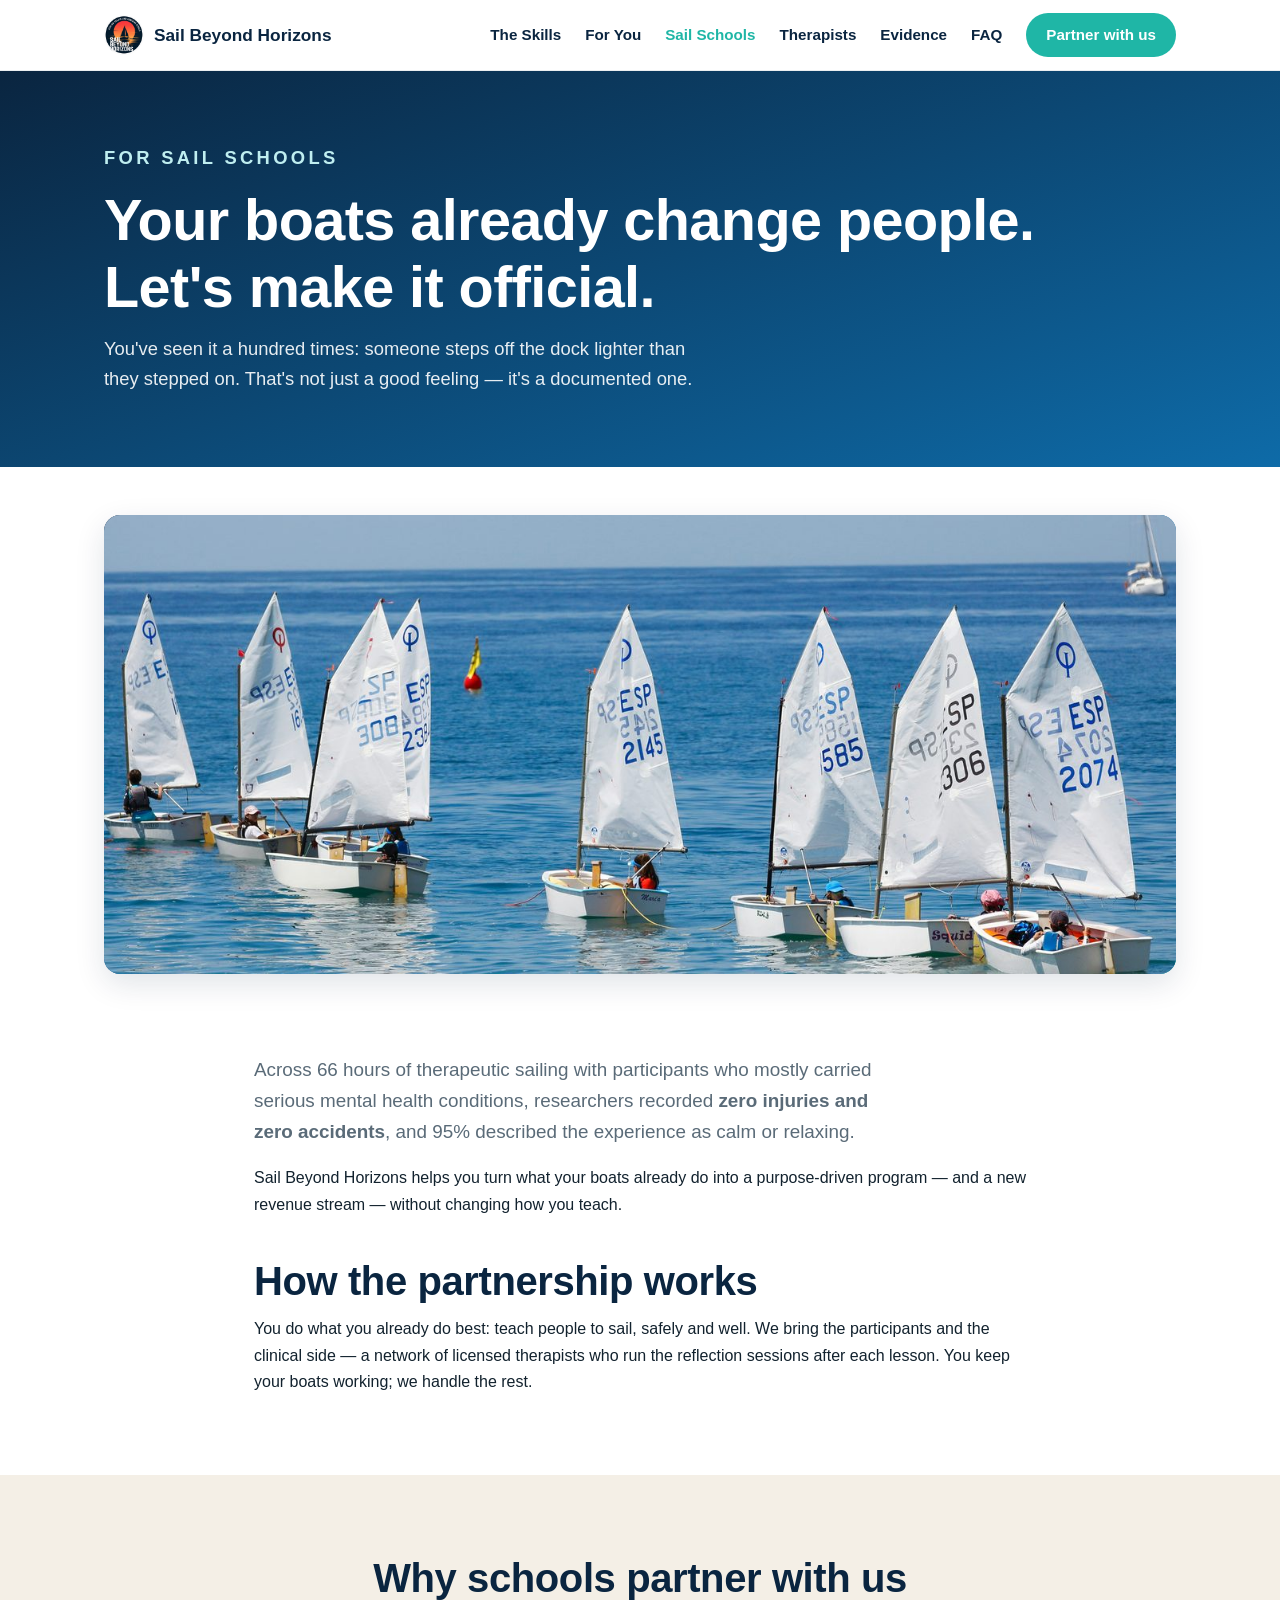
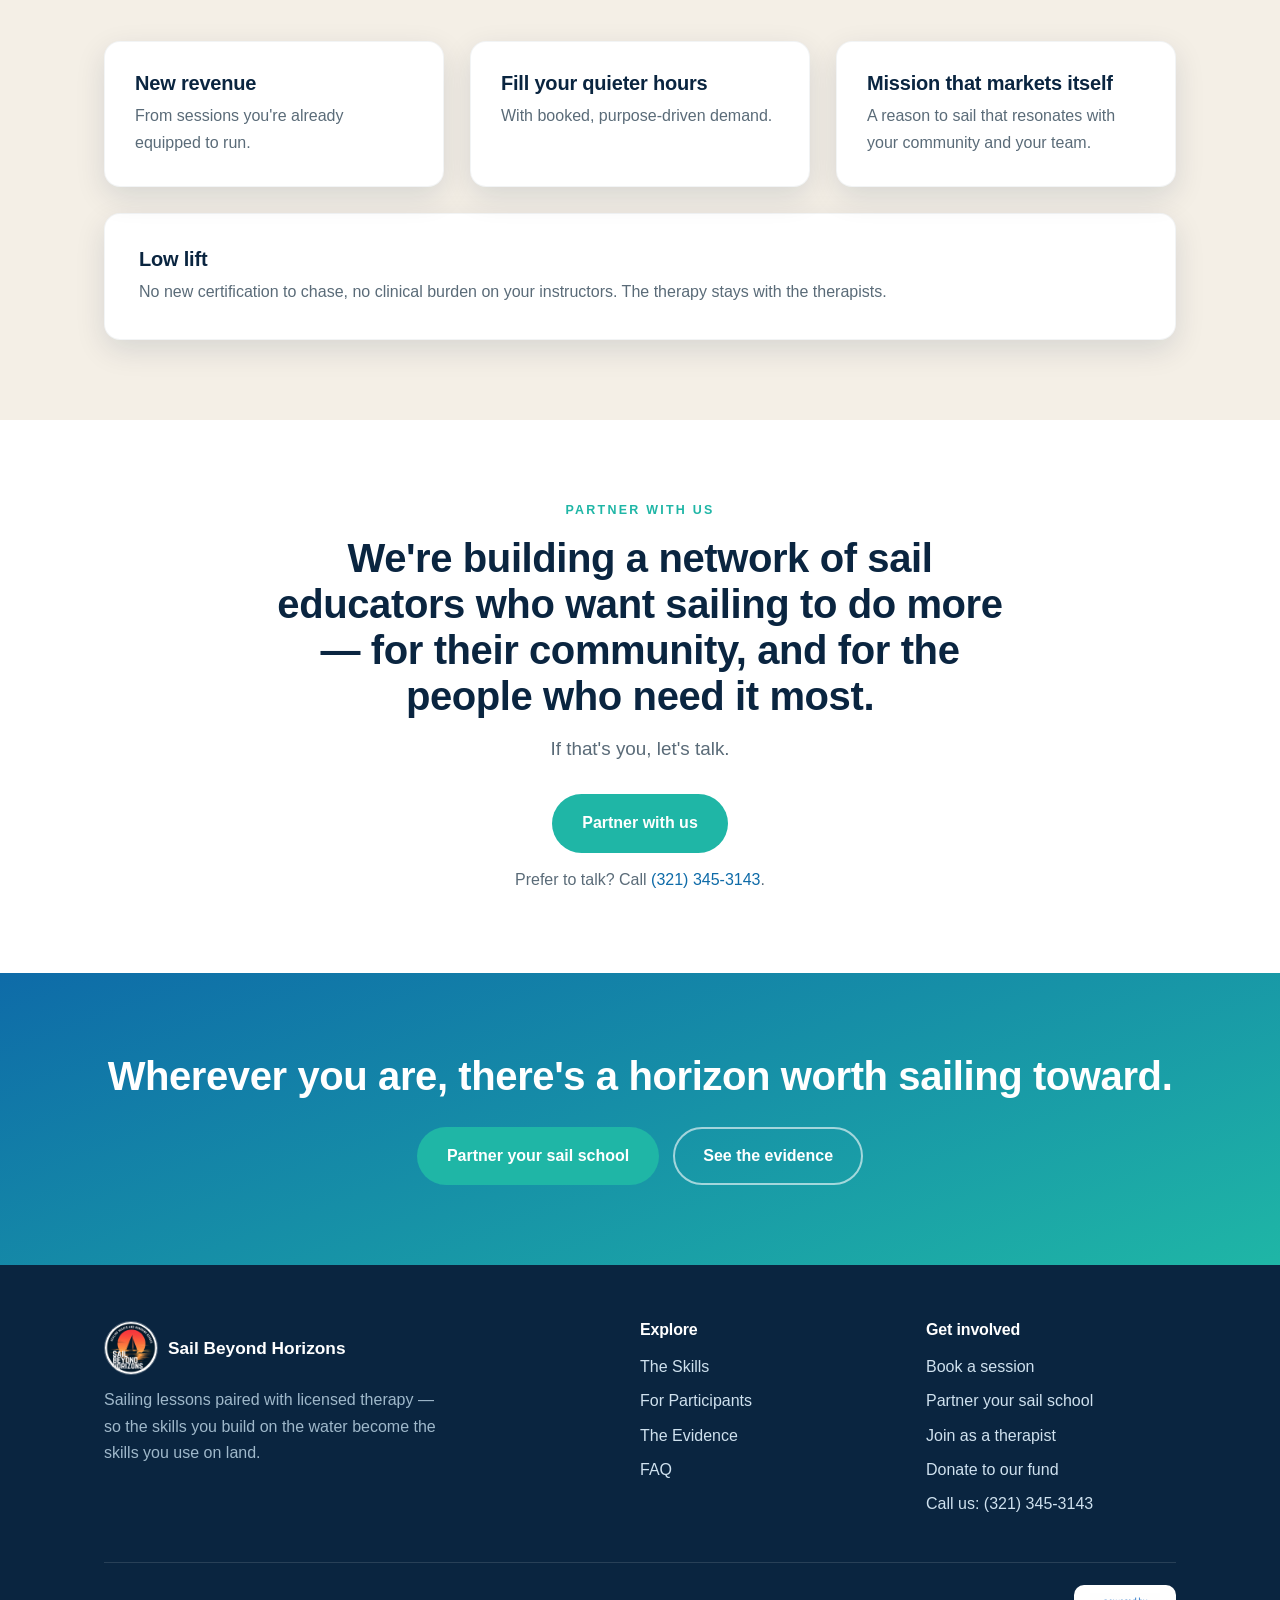
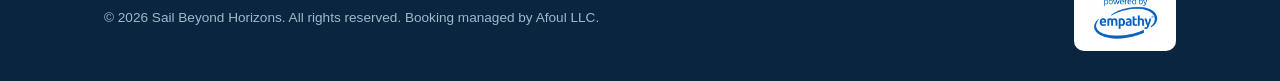
<file: sail-schools.html>
<!DOCTYPE html>
<html lang="en">
<head>
<meta charset="UTF-8">
<meta name="viewport" content="width=device-width, initial-scale=1.0">
<link rel="icon" type="image/svg+xml" href="favicon.svg">
<title>For Sail Schools — Sail Beyond Horizons</title>
<meta name="description" content="Turn what your boats already do into a purpose-driven program and a new revenue stream — without changing how you teach.">
<link rel="stylesheet" href="styles.css">
</head>
<body>

<header class="nav">
  <div class="container nav-inner">
    <a class="brand" href="index.html" aria-label="Sail Beyond Horizons home">
      <img class="brand-logo" src="logo.png" alt="Sail Beyond Horizons logo">
      Sail Beyond Horizons
    </a>
    <button class="menu-toggle" aria-label="Menu" onclick="document.getElementById('navlinks').classList.toggle('open')">
      <svg width="26" height="26" viewBox="0 0 24 24" fill="none" stroke="#0a2540" stroke-width="2"><path d="M3 6h18M3 12h18M3 18h18"/></svg>
    </button>
    <nav class="nav-links" id="navlinks">
      <a href="skills.html">The Skills</a>
      <a href="participants.html">For You</a>
      <a href="sail-schools.html" class="active">Sail Schools</a>
      <a href="therapists.html">Therapists</a>
      <a href="evidence.html">Evidence</a>
      <a href="faq.html">FAQ</a>
      <a class="nav-cta" href="#partner">Partner with us</a>
    </nav>
  </div>
</header>

<section class="page-hero">
  <div class="container">
    <p class="eyebrow" style="color:#bfeef0">For Sail Schools</p>
    <h1>Your boats already change people. Let's make it official.</h1>
    <p>You've seen it a hundred times: someone steps off the dock lighter than they stepped on. That's not just a good feeling — it's a documented one.</p>
  </div>
</section>

<!-- Banner photo — replace <figure> with: <img class="media ratio-21-9" src="sail-schools.jpg" alt="A fleet of keelboats at the dock"> -->
<section class="media-band" style="padding-bottom:0">
  <div class="container">
    <figure class="media ratio-21-9">
      <img src="sail-schools.jpg" alt="A fleet of small sailboats near a dock">
    </figure>
  </div>
</section>

<section>
  <div class="container narrow">
    <p class="lead">Across 66 hours of therapeutic sailing with participants who mostly carried serious mental health conditions, researchers recorded <strong>zero injuries and zero accidents</strong>, and 95% described the experience as calm or relaxing.</p>
    <p style="margin-top:18px">Sail Beyond Horizons helps you turn what your boats already do into a purpose-driven program — and a new revenue stream — without changing how you teach.</p>
    <h2 style="margin-top:40px">How the partnership works</h2>
    <p style="margin-top:12px">You do what you already do best: teach people to sail, safely and well. We bring the participants and the clinical side — a network of licensed therapists who run the reflection sessions after each lesson. You keep your boats working; we handle the rest.</p>
  </div>
</section>

<section class="block">
  <div class="container">
    <h2 class="center">Why schools partner with us</h2>
    <div class="steps" style="margin-top:40px">
      <div class="step"><h3>New revenue</h3><p>From sessions you're already equipped to run.</p></div>
      <div class="step"><h3>Fill your quieter hours</h3><p>With booked, purpose-driven demand.</p></div>
      <div class="step"><h3>Mission that markets itself</h3><p>A reason to sail that resonates with your community and your team.</p></div>
    </div>
    <div class="card" style="margin-top:26px">
      <h3>Low lift</h3>
      <p style="color:var(--muted);margin-top:8px">No new certification to chase, no clinical burden on your instructors. The therapy stays with the therapists.</p>
    </div>
  </div>
</section>

<section id="partner">
  <div class="container narrow center">
    <p class="eyebrow">Partner with us</p>
    <h2>We're building a network of sail educators who want sailing to do more — for their community, and for the people who need it most.</h2>
    <p class="lead" style="margin:14px auto 0">If that's you, let's talk.</p>
    <div class="btn-row" style="justify-content:center">
      <a class="btn btn-primary" href="mailto:SailBeyondHorizons@icloud.com?subject=Sail%20school%20partnership">Partner with us</a>
    </div>
      <p class="lead" style="margin:14px auto 0;font-size:1rem">Prefer to talk? Call <a href="tel:+13213453143">(321) 345-3143</a>.</p>
  </div>
</section>

<section class="closing">
  <div class="container">
    <h2>Wherever you are, there's a horizon worth sailing toward.</h2>
    <div class="btn-row"><a class="btn btn-primary" href="#partner">Partner your sail school</a><a class="btn btn-ghost" href="evidence.html">See the evidence</a></div>
  </div>
</section>

<footer>
  <div class="container">
    <div class="foot-grid">
      <div><div class="brand" style="color:#fff;margin-bottom:12px"><img class="brand-logo footer-logo" src="logo.png" alt="Sail Beyond Horizons logo">Sail Beyond Horizons</div><p style="color:#9fb8ca;max-width:38ch">Sailing lessons paired with licensed therapy — so the skills you build on the water become the skills you use on land.</p></div>
      <div><h4>Explore</h4><a href="skills.html">The Skills</a><a href="participants.html">For Participants</a><a href="evidence.html">The Evidence</a><a href="faq.html">FAQ</a></div>
      <div><h4>Get involved</h4><a href="participants.html#book">Book a session</a><a href="sail-schools.html">Partner your sail school</a><a href="therapists.html">Join as a therapist</a><a href="https://gofund.me/917236893" target="_blank" rel="noopener">Donate to our fund</a><a href="tel:+13213453143">Call us: (321) 345-3143</a></div>
    </div>
    <div class="foot-bottom"><span>© <span id="yr"></span> Sail Beyond Horizons. All rights reserved. Booking managed by Afoul LLC.</span><img class="partner-logo" src="empathy.png" alt="Powered by Empathy"></div>
  </div>
</footer>
<script>document.getElementById('yr').textContent=new Date().getFullYear();document.querySelectorAll('#navlinks a').forEach(a=>a.addEventListener('click',()=>document.getElementById('navlinks').classList.remove('open')));</script>
</body>
</html>
</file>
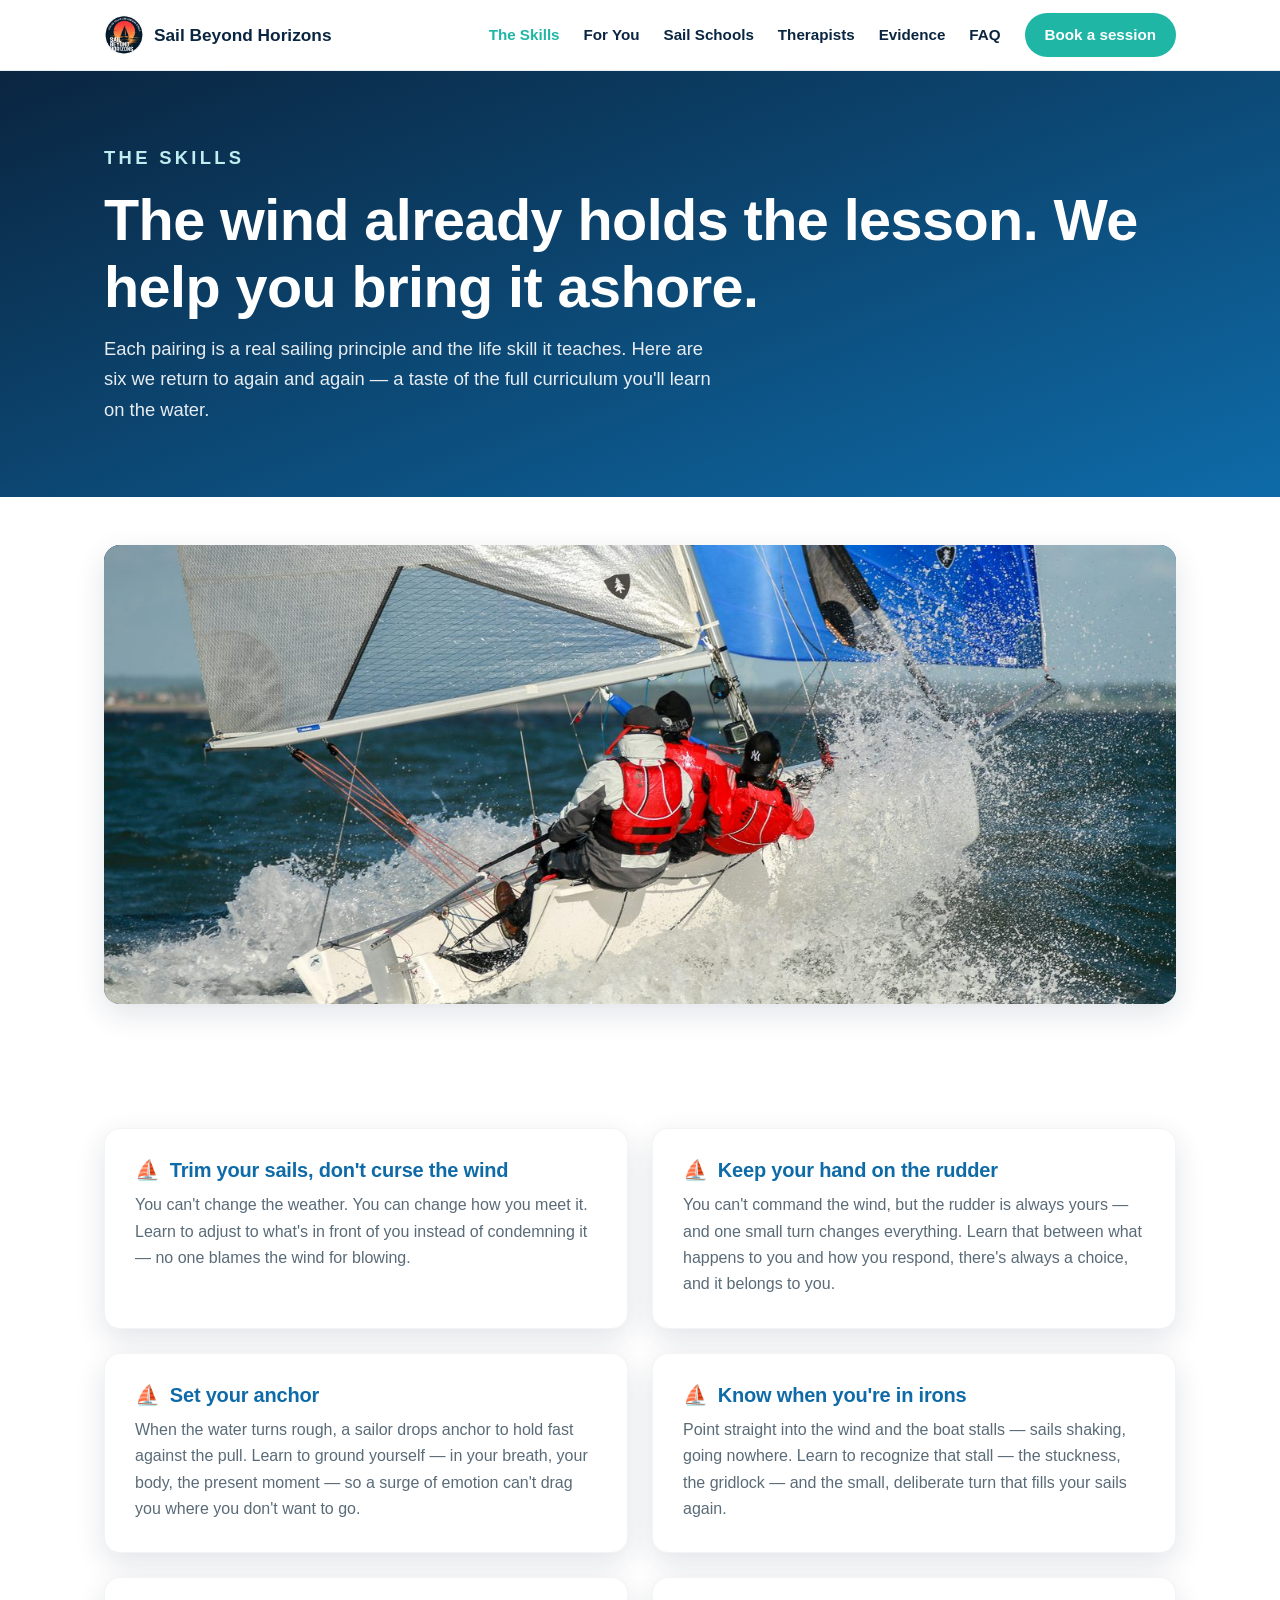
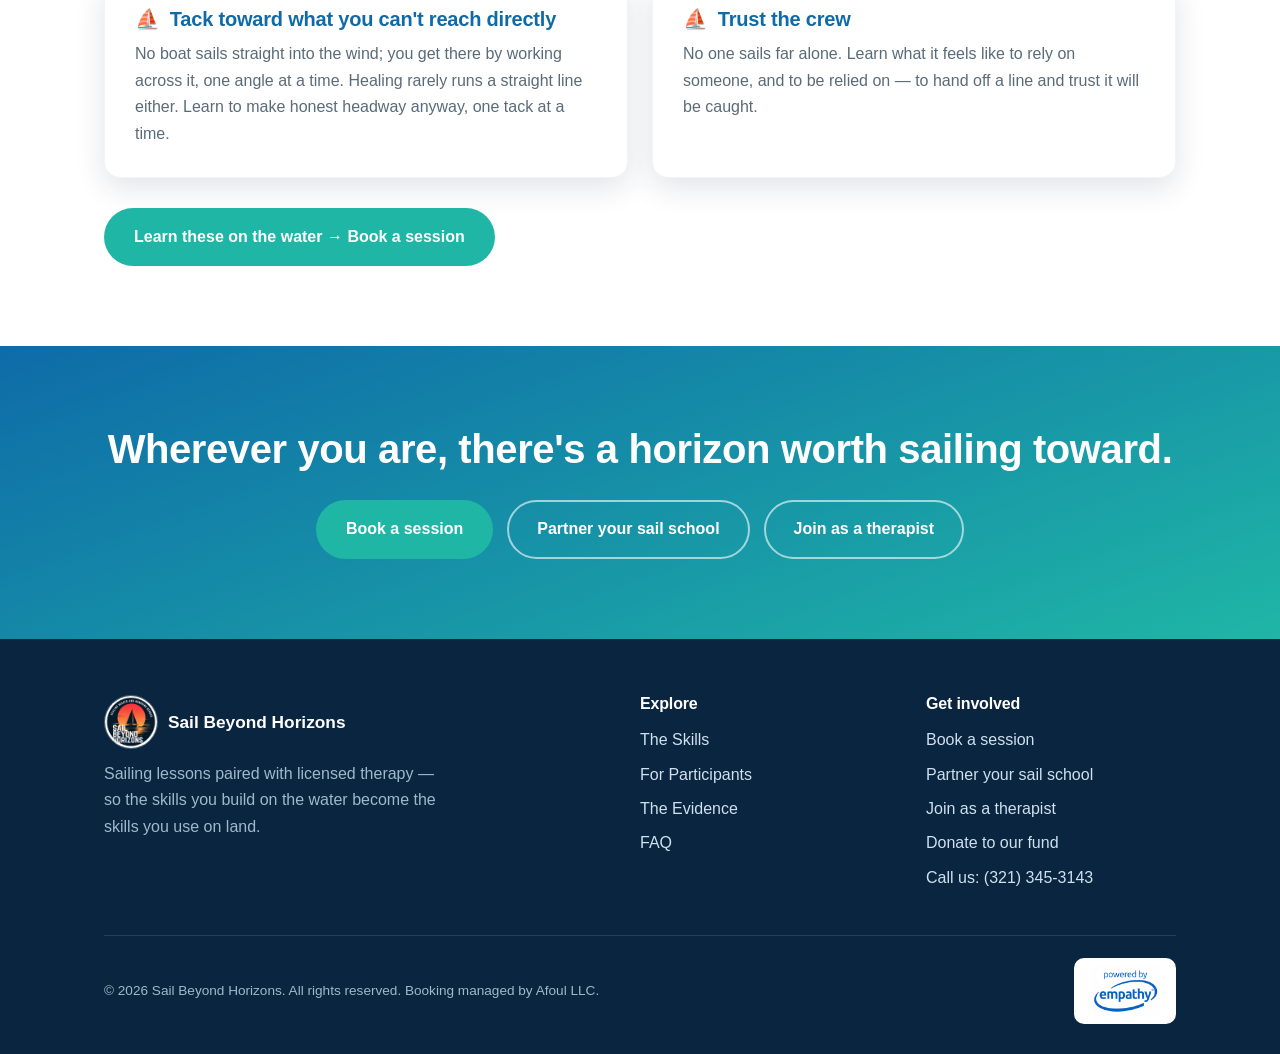
<file: skills.html>
<!DOCTYPE html>
<html lang="en">
<head>
<meta charset="UTF-8">
<meta name="viewport" content="width=device-width, initial-scale=1.0">
<link rel="icon" type="image/svg+xml" href="favicon.svg">
<title>The Skills — Sail Beyond Horizons</title>
<meta name="description" content="Every sailing lesson carries a lesson for land. Eight signature skills you learn on the water and use in life.">
<link rel="stylesheet" href="styles.css">
</head>
<body>

<header class="nav">
  <div class="container nav-inner">
    <a class="brand" href="index.html" aria-label="Sail Beyond Horizons home">
      <img class="brand-logo" src="logo.png" alt="Sail Beyond Horizons logo">
      Sail Beyond Horizons
    </a>
    <button class="menu-toggle" aria-label="Menu" onclick="document.getElementById('navlinks').classList.toggle('open')">
      <svg width="26" height="26" viewBox="0 0 24 24" fill="none" stroke="#0a2540" stroke-width="2"><path d="M3 6h18M3 12h18M3 18h18"/></svg>
    </button>
    <nav class="nav-links" id="navlinks">
      <a href="skills.html" class="active">The Skills</a>
      <a href="participants.html">For You</a>
      <a href="sail-schools.html">Sail Schools</a>
      <a href="therapists.html">Therapists</a>
      <a href="evidence.html">Evidence</a>
      <a href="faq.html">FAQ</a>
      <a class="nav-cta" href="participants.html#book">Book a session</a>
    </nav>
  </div>
</header>

<section class="page-hero">
  <div class="container">
    <p class="eyebrow" style="color:#bfeef0">The Skills</p>
    <h1>The wind already holds the lesson. We help you bring it ashore.</h1>
    <p>Each pairing is a real sailing principle and the life skill it teaches. Here are six we return to again and again — a taste of the full curriculum you'll learn on the water.</p>
  </div>
</section>

<!-- Banner photo — replace <figure> with: <img class="media ratio-21-9" src="skills.jpg" alt="Hands trimming a line, sail full behind"> -->
<section class="media-band" style="padding-bottom:0">
  <div class="container">
    <figure class="media ratio-21-9">
      <img src="skills.jpg" alt="A sailboat under full sail on bright open water">
    </figure>
  </div>
</section>

<section>
  <div class="container">
    <div class="skills-grid">
      <div class="skill"><h3><span class="anchor">⛵</span> Trim your sails, don't curse the wind</h3><p>You can't change the weather. You can change how you meet it. Learn to adjust to what's in front of you instead of condemning it — no one blames the wind for blowing.</p></div>
      <div class="skill"><h3><span class="anchor">⛵</span> Keep your hand on the rudder</h3><p>You can't command the wind, but the rudder is always yours — and one small turn changes everything. Learn that between what happens to you and how you respond, there's always a choice, and it belongs to you.</p></div>
      <div class="skill"><h3><span class="anchor">⛵</span> Set your anchor</h3><p>When the water turns rough, a sailor drops anchor to hold fast against the pull. Learn to ground yourself — in your breath, your body, the present moment — so a surge of emotion can't drag you where you don't want to go.</p></div>
      <div class="skill"><h3><span class="anchor">⛵</span> Know when you're in irons</h3><p>Point straight into the wind and the boat stalls — sails shaking, going nowhere. Learn to recognize that stall — the stuckness, the gridlock — and the small, deliberate turn that fills your sails again.</p></div>
      <div class="skill"><h3><span class="anchor">⛵</span> Tack toward what you can't reach directly</h3><p>No boat sails straight into the wind; you get there by working across it, one angle at a time. Healing rarely runs a straight line either. Learn to make honest headway anyway, one tack at a time.</p></div>
      <div class="skill"><h3><span class="anchor">⛵</span> Trust the crew</h3><p>No one sails far alone. Learn what it feels like to rely on someone, and to be relied on — to hand off a line and trust it will be caught.</p></div>
    </div>
    <div class="btn-row"><a class="btn btn-primary" href="participants.html#book">Learn these on the water → Book a session</a></div>
  </div>
</section>

<section class="closing">
  <div class="container">
    <h2>Wherever you are, there's a horizon worth sailing toward.</h2>
    <div class="btn-row">
      <a class="btn btn-primary" href="participants.html#book">Book a session</a>
      <a class="btn btn-ghost" href="sail-schools.html">Partner your sail school</a>
      <a class="btn btn-ghost" href="therapists.html">Join as a therapist</a>
    </div>
  </div>
</section>

<footer>
  <div class="container">
    <div class="foot-grid">
      <div>
        <div class="brand" style="color:#fff;margin-bottom:12px">
          <img class="brand-logo footer-logo" src="logo.png" alt="Sail Beyond Horizons logo">
          Sail Beyond Horizons
        </div>
        <p style="color:#9fb8ca;max-width:38ch">Sailing lessons paired with licensed therapy — so the skills you build on the water become the skills you use on land.</p>
      </div>
      <div><h4>Explore</h4><a href="skills.html">The Skills</a><a href="participants.html">For Participants</a><a href="evidence.html">The Evidence</a><a href="faq.html">FAQ</a></div>
      <div><h4>Get involved</h4><a href="participants.html#book">Book a session</a><a href="sail-schools.html">Partner your sail school</a><a href="therapists.html">Join as a therapist</a><a href="https://gofund.me/917236893" target="_blank" rel="noopener">Donate to our fund</a><a href="tel:+13213453143">Call us: (321) 345-3143</a></div>
    </div>
    <div class="foot-bottom">
      <span>© <span id="yr"></span> Sail Beyond Horizons. All rights reserved. Booking managed by Afoul LLC.</span>
      <img class="partner-logo" src="empathy.png" alt="Powered by Empathy">
    </div>
  </div>
</footer>
<script>document.getElementById('yr').textContent=new Date().getFullYear();document.querySelectorAll('#navlinks a').forEach(a=>a.addEventListener('click',()=>document.getElementById('navlinks').classList.remove('open')));</script>
</body>
</html>
</file>
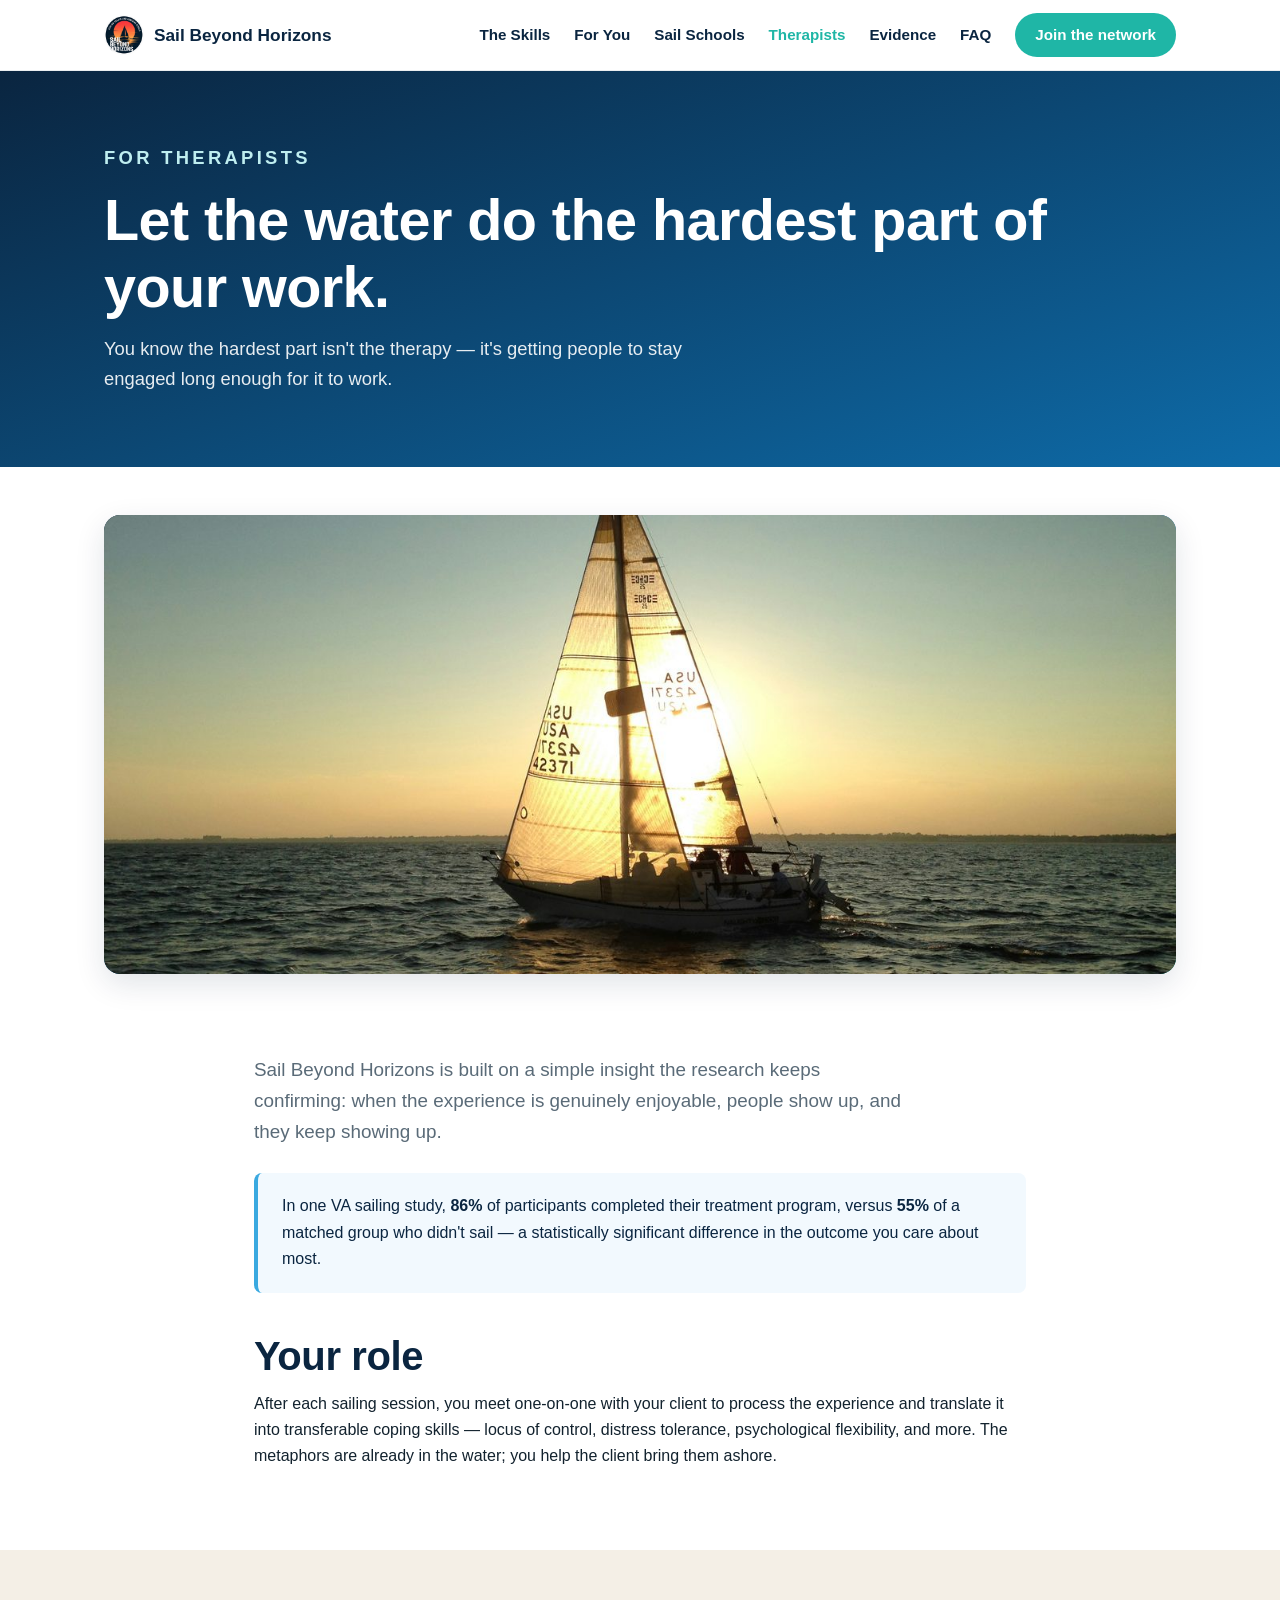
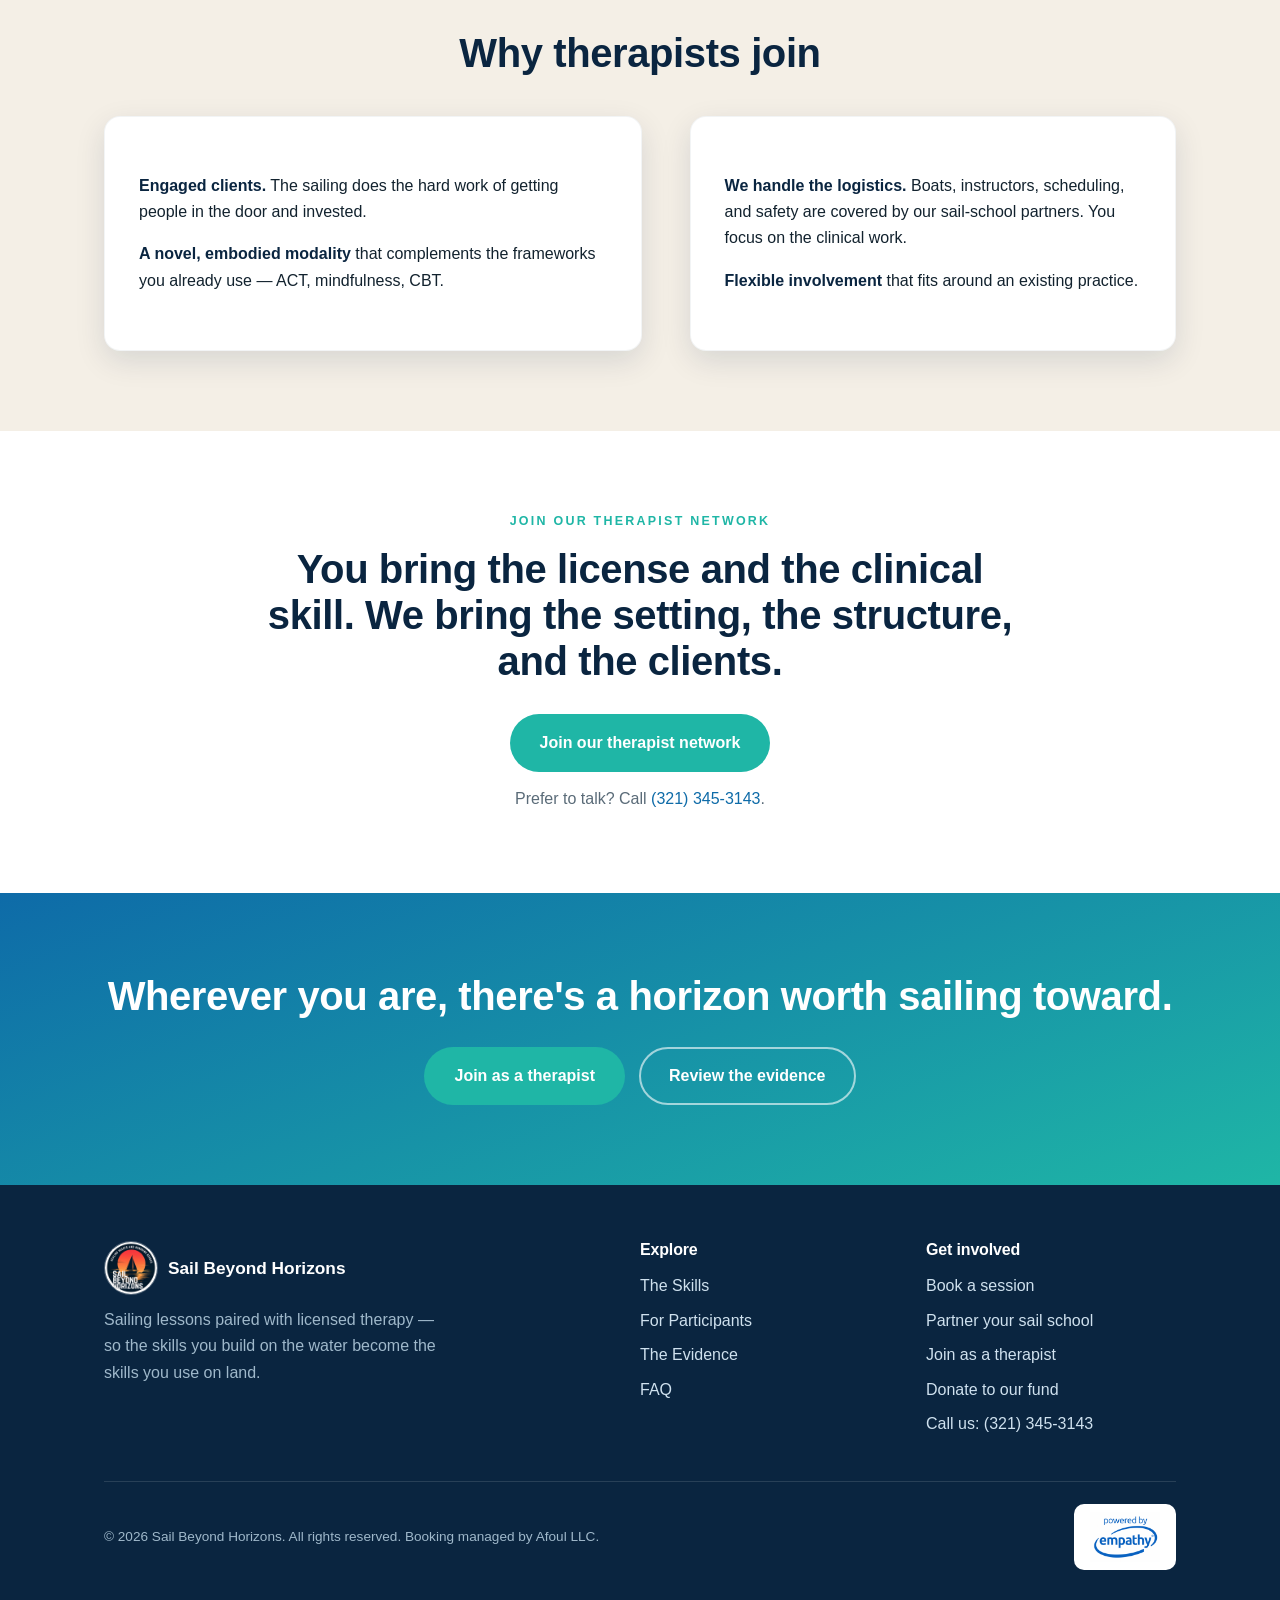
<file: therapists.html>
<!DOCTYPE html>
<html lang="en">
<head>
<meta charset="UTF-8">
<meta name="viewport" content="width=device-width, initial-scale=1.0">
<link rel="icon" type="image/svg+xml" href="favicon.svg">
<title>For Therapists — Sail Beyond Horizons</title>
<meta name="description" content="Meet clients who arrive engaged and ready to do the work. You bring the license and clinical skill; we bring the setting, the structure, and the clients.">
<link rel="stylesheet" href="styles.css">
</head>
<body>

<header class="nav">
  <div class="container nav-inner">
    <a class="brand" href="index.html" aria-label="Sail Beyond Horizons home">
      <img class="brand-logo" src="logo.png" alt="Sail Beyond Horizons logo">
      Sail Beyond Horizons
    </a>
    <button class="menu-toggle" aria-label="Menu" onclick="document.getElementById('navlinks').classList.toggle('open')">
      <svg width="26" height="26" viewBox="0 0 24 24" fill="none" stroke="#0a2540" stroke-width="2"><path d="M3 6h18M3 12h18M3 18h18"/></svg>
    </button>
    <nav class="nav-links" id="navlinks">
      <a href="skills.html">The Skills</a>
      <a href="participants.html">For You</a>
      <a href="sail-schools.html">Sail Schools</a>
      <a href="therapists.html" class="active">Therapists</a>
      <a href="evidence.html">Evidence</a>
      <a href="faq.html">FAQ</a>
      <a class="nav-cta" href="#join">Join the network</a>
    </nav>
  </div>
</header>

<section class="page-hero">
  <div class="container">
    <p class="eyebrow" style="color:#bfeef0">For Therapists</p>
    <h1>Let the water do the hardest part of your work.</h1>
    <p>You know the hardest part isn't the therapy — it's getting people to stay engaged long enough for it to work.</p>
  </div>
</section>

<!-- Banner photo — replace <figure> with: <img class="media ratio-21-9" src="therapists.jpg" alt="Calm water at day's end"> -->
<section class="media-band" style="padding-bottom:0">
  <div class="container">
    <figure class="media ratio-21-9">
      <img src="therapists.jpg" alt="Calm water at dusk with a distant sail">
    </figure>
  </div>
</section>

<section>
  <div class="container narrow">
    <p class="lead">Sail Beyond Horizons is built on a simple insight the research keeps confirming: when the experience is genuinely enjoyable, people show up, and they keep showing up.</p>
    <div class="note" style="font-style:normal">In one VA sailing study, <strong>86%</strong> of participants completed their treatment program, versus <strong>55%</strong> of a matched group who didn't sail — a statistically significant difference in the outcome you care about most.</div>
    <h2 style="margin-top:40px">Your role</h2>
    <p style="margin-top:12px">After each sailing session, you meet one-on-one with your client to process the experience and translate it into transferable coping skills — locus of control, distress tolerance, psychological flexibility, and more. The metaphors are already in the water; you help the client bring them ashore.</p>
  </div>
</section>

<section class="block">
  <div class="container">
    <h2 class="center">Why therapists join</h2>
    <div class="two-col" style="margin-top:40px">
      <div class="card">
        <ul class="feature-list">
          <li><strong>Engaged clients.</strong> The sailing does the hard work of getting people in the door and invested.</li>
          <li><strong>A novel, embodied modality</strong> that complements the frameworks you already use — ACT, mindfulness, CBT.</li>
        </ul>
      </div>
      <div class="card">
        <ul class="feature-list">
          <li><strong>We handle the logistics.</strong> Boats, instructors, scheduling, and safety are covered by our sail-school partners. You focus on the clinical work.</li>
          <li><strong>Flexible involvement</strong> that fits around an existing practice.</li>
        </ul>
      </div>
    </div>
  </div>
</section>

<section id="join">
  <div class="container narrow center">
    <p class="eyebrow">Join our therapist network</p>
    <h2>You bring the license and the clinical skill. We bring the setting, the structure, and the clients.</h2>
    <div class="btn-row" style="justify-content:center">
      <a class="btn btn-primary" href="mailto:SailBeyondHorizons@icloud.com?subject=Joining%20the%20therapist%20network">Join our therapist network</a>
    </div>
      <p class="lead" style="margin:14px auto 0;font-size:1rem">Prefer to talk? Call <a href="tel:+13213453143">(321) 345-3143</a>.</p>
  </div>
</section>

<section class="closing">
  <div class="container">
    <h2>Wherever you are, there's a horizon worth sailing toward.</h2>
    <div class="btn-row"><a class="btn btn-primary" href="#join">Join as a therapist</a><a class="btn btn-ghost" href="evidence.html">Review the evidence</a></div>
  </div>
</section>

<footer>
  <div class="container">
    <div class="foot-grid">
      <div><div class="brand" style="color:#fff;margin-bottom:12px"><img class="brand-logo footer-logo" src="logo.png" alt="Sail Beyond Horizons logo">Sail Beyond Horizons</div><p style="color:#9fb8ca;max-width:38ch">Sailing lessons paired with licensed therapy — so the skills you build on the water become the skills you use on land.</p></div>
      <div><h4>Explore</h4><a href="skills.html">The Skills</a><a href="participants.html">For Participants</a><a href="evidence.html">The Evidence</a><a href="faq.html">FAQ</a></div>
      <div><h4>Get involved</h4><a href="participants.html#book">Book a session</a><a href="sail-schools.html">Partner your sail school</a><a href="therapists.html">Join as a therapist</a><a href="https://gofund.me/917236893" target="_blank" rel="noopener">Donate to our fund</a><a href="tel:+13213453143">Call us: (321) 345-3143</a></div>
    </div>
    <div class="foot-bottom"><span>© <span id="yr"></span> Sail Beyond Horizons. All rights reserved. Booking managed by Afoul LLC.</span><img class="partner-logo" src="empathy.png" alt="Powered by Empathy"></div>
  </div>
</footer>
<script>document.getElementById('yr').textContent=new Date().getFullYear();document.querySelectorAll('#navlinks a').forEach(a=>a.addEventListener('click',()=>document.getElementById('navlinks').classList.remove('open')));</script>
</body>
</html>
</file>
<file: styles.css>
/* Sail Beyond Horizons — shared styles */
:root{
  --deep:#0a2540;      /* deep navy */
  --ocean:#0e6ba8;     /* ocean blue */
  --sky:#3aa9e0;       /* bright sky */
  --sea:#1fb6a6;       /* teal/sea */
  --sand:#f4efe6;      /* warm sand */
  --sand-2:#eae2d2;
  --ink:#12222e;
  --muted:#5a6b78;
  --white:#ffffff;
  --shadow:0 10px 30px rgba(10,37,64,.12);
  --radius:16px;
}
*{box-sizing:border-box;margin:0;padding:0}
html{scroll-behavior:smooth}
body{
  font-family:"Helvetica Neue",Arial,-apple-system,BlinkMacSystemFont,"Segoe UI",sans-serif;
  color:var(--ink);line-height:1.65;background:var(--white);-webkit-font-smoothing:antialiased;
}
h1,h2,h3,h4{line-height:1.15;letter-spacing:-.01em;font-weight:800;color:var(--deep)}
h1{font-size:clamp(2.2rem,5vw,3.6rem)}
h2{font-size:clamp(1.7rem,3.4vw,2.5rem)}
h3{font-size:1.25rem}
p{color:var(--ink)}
a{color:var(--ocean);text-decoration:none}
em{font-style:italic}
.container{max-width:1120px;margin:0 auto;padding:0 24px}
.narrow{max-width:820px}
section{padding:80px 0}
.eyebrow{text-transform:uppercase;letter-spacing:.18em;font-size:.78rem;font-weight:700;color:var(--sea);margin-bottom:14px}
.lead{font-size:1.18rem;color:var(--muted);max-width:62ch}
.center{text-align:center}
.center .lead{margin-left:auto;margin-right:auto}
.disclaimer{font-size:.92rem;color:var(--muted);font-style:italic;max-width:70ch;margin-top:18px}

/* buttons */
.btn{display:inline-block;padding:14px 28px;border-radius:999px;font-weight:700;font-size:1rem;cursor:pointer;border:2px solid transparent;transition:.2s}
.btn-primary{background:var(--sea);color:#fff}
.btn-primary:hover{background:#149a8c;transform:translateY(-2px)}
.btn-ghost{background:transparent;color:#fff;border-color:rgba(255,255,255,.6)}
.btn-ghost:hover{background:rgba(255,255,255,.12)}
.btn-outline{background:transparent;color:var(--ocean);border-color:var(--ocean)}
.btn-outline:hover{background:var(--ocean);color:#fff}
.btn-row{display:flex;gap:14px;flex-wrap:wrap;margin-top:30px}
.center .btn-row{justify-content:center}
.textlink{font-weight:600;color:var(--ocean);align-self:center}

/* nav */
header.nav{position:sticky;top:0;z-index:50;background:rgba(255,255,255,.92);backdrop-filter:blur(10px);border-bottom:1px solid rgba(10,37,64,.08)}
.nav-inner{display:flex;align-items:center;justify-content:space-between;height:70px}
.brand{display:flex;align-items:center;gap:10px;font-weight:800;color:var(--deep);font-size:1.08rem}
.brand svg{flex:0 0 auto}
.brand-logo{height:40px;width:40px;border-radius:50%;object-fit:cover;flex:0 0 auto;display:block}
.footer-logo{height:54px;width:54px;border:1px solid rgba(255,255,255,.28)}
.partner-logo{height:66px;display:block;background:#fff;padding:8px 16px;border-radius:10px}
.foot-bottom{align-items:center}
.video-embed{position:relative;max-width:900px;margin:34px auto 0;aspect-ratio:16/9;border-radius:var(--radius);overflow:hidden;box-shadow:var(--shadow);background:#000}
.video-embed iframe{position:absolute;inset:0;width:100%;height:100%;border:0}
.foot-donate{color:#7fe6d3;font-weight:700;text-decoration:underline;text-underline-offset:3px}
.foot-donate:hover{color:#fff}
.nav-links{display:flex;gap:24px;align-items:center}
.nav-links a{color:var(--deep);font-weight:600;font-size:.95rem}
.nav-links a:hover,.nav-links a.active{color:var(--sea)}
.nav-cta{background:var(--sea);color:#fff !important;padding:9px 20px;border-radius:999px}
.nav-cta:hover{background:#149a8c}
.menu-toggle{display:none;background:none;border:0;cursor:pointer}

/* hero */
.hero{position:relative;color:#fff;padding:116px 0 128px;overflow:hidden;
  background:linear-gradient(180deg,rgba(10,37,64,.72),rgba(14,107,168,.5)),
    radial-gradient(1200px 600px at 72% -10%,var(--sky),transparent),
    linear-gradient(160deg,var(--deep),var(--ocean) 60%,var(--sea))}
.hero .container{position:relative;z-index:2;max-width:840px}
.hero h1{color:#fff;margin-bottom:22px}
.hero p{font-size:1.28rem;color:rgba(255,255,255,.94);max-width:60ch;margin-bottom:6px}
.hero .btn-row{margin-top:32px}
.page-hero{background:linear-gradient(160deg,var(--deep),var(--ocean));color:#fff;padding:72px 0}
.page-hero .container{position:relative;z-index:2}
.page-hero h1{color:#fff;margin-bottom:14px}
.page-hero p{color:rgba(255,255,255,.9);font-size:1.15rem;max-width:60ch}
.waves{position:absolute;left:0;right:0;bottom:-1px;z-index:1;line-height:0}
.waves svg{width:100%;height:88px;display:block}

/* promise band */
.promise{background:var(--sand)}
.promise .container{max-width:900px}
.promise p{font-size:1.35rem;color:var(--deep);line-height:1.5}

/* steps / how it works */
.steps{display:grid;grid-template-columns:repeat(3,1fr);gap:26px;margin-top:44px}
.step{padding:30px;border-radius:var(--radius);background:#fff;box-shadow:var(--shadow);border:1px solid rgba(10,37,64,.05)}
.step .n{width:44px;height:44px;border-radius:12px;display:grid;place-items:center;background:linear-gradient(160deg,var(--sky),var(--sea));color:#fff;font-weight:800;font-size:1.1rem;margin-bottom:16px}
.step h3{margin-bottom:8px}
.step p{color:var(--muted)}

/* stat band */
.stats{background:linear-gradient(160deg,var(--deep),var(--ocean));color:#fff}
.stats h2{color:#fff}
.stat-grid{display:grid;grid-template-columns:repeat(3,1fr);gap:26px;margin-top:40px}
.stat{background:rgba(255,255,255,.08);border:1px solid rgba(255,255,255,.16);border-radius:var(--radius);padding:30px;text-align:center}
.stat .num{font-size:2.4rem;font-weight:800;color:#bfeef0}
.stat .lbl{color:rgba(255,255,255,.9);font-size:.98rem;margin-top:8px}
.stat .src{display:block;margin-top:14px;padding-top:12px;border-top:1px solid rgba(255,255,255,.16);font-size:.76rem;line-height:1.4;color:rgba(255,255,255,.72);font-style:italic}
.stat .src a{color:#bfeef0;text-decoration:underline;text-underline-offset:2px}
.stat .src a:hover{color:#fff}
.stats .kicker{margin-top:34px;font-size:1.1rem;color:rgba(255,255,255,.92);max-width:70ch}

/* skills cards */
.skills-grid{display:grid;grid-template-columns:repeat(2,1fr);gap:24px;margin-top:44px}
.skill{background:#fff;border-radius:var(--radius);padding:30px;box-shadow:var(--shadow);border:1px solid rgba(10,37,64,.05);transition:.2s}
.skill:hover{transform:translateY(-5px)}
.skill h3{color:var(--ocean);margin-bottom:10px;display:flex;gap:10px;align-items:flex-start}
.skill h3 .anchor{color:var(--sea);flex:0 0 auto}
.skill p{color:var(--muted)}

/* media placeholders (swap each <figure class="media"> for an <img> when real photos arrive) */
.media{position:relative;display:grid;place-items:center;text-align:center;overflow:hidden;border-radius:var(--radius);box-shadow:var(--shadow);background:linear-gradient(150deg,var(--deep),var(--ocean) 55%,var(--sea));color:#fff;margin:0}
.media > img{position:absolute;inset:0;width:100%;height:100%;object-fit:cover}
.media:has(> img)::before{content:none}
.media::before{content:"";position:absolute;left:0;right:0;bottom:-1px;height:60px;background:url('data:image/svg+xml;utf8,<svg xmlns="http://www.w3.org/2000/svg" viewBox="0 0 1440 90" preserveAspectRatio="none"><path fill="rgba(255,255,255,0.10)" d="M0,40 C240,90 480,0 720,30 C960,60 1200,95 1440,45 L1440,90 L0,90 Z"/></svg>') bottom/100% 100% no-repeat;z-index:1}
.ratio-21-9{aspect-ratio:21/9}
.ratio-16-9{aspect-ratio:16/9}
.ratio-3-2{aspect-ratio:3/2}
.ratio-4-3{aspect-ratio:4/3}
.ratio-1-1{aspect-ratio:1/1}
.media .ph{position:relative;z-index:2;padding:28px;max-width:560px}
.media .ph .tag{display:inline-block;font-size:.66rem;letter-spacing:.16em;text-transform:uppercase;font-weight:700;background:rgba(255,255,255,.16);border:1px solid rgba(255,255,255,.32);padding:5px 12px;border-radius:999px;margin-bottom:14px}
.media .ph svg{display:block;margin:0 auto 12px;opacity:.92}
.media .ph .cap{font-size:.98rem;line-height:1.45;color:#fff;font-style:italic}
.media .ph .hint{margin-top:10px;font-size:.72rem;color:rgba(255,255,255,.6);font-style:normal}
.media-band{padding:48px 0}
.media-3up{display:grid;grid-template-columns:repeat(3,1fr);gap:20px;margin-top:44px}
figure.figcap{display:block}
figure.figcap figcaption{margin-top:10px;font-size:.85rem;color:var(--muted);font-style:italic;text-align:center}

/* generic content blocks */
.block{background:var(--sand)}
.card{background:#fff;border-radius:var(--radius);padding:34px;box-shadow:var(--shadow);border:1px solid rgba(10,37,64,.05)}
.checklist{list-style:none;margin:22px 0;display:grid;gap:12px}
.checklist li{position:relative;padding-left:34px;color:var(--ink)}
.checklist li::before{content:"";position:absolute;left:0;top:3px;width:20px;height:20px;border-radius:50%;
  background:var(--sea) url('data:image/svg+xml;utf8,<svg xmlns="http://www.w3.org/2000/svg" width="14" height="14" viewBox="0 0 24 24" fill="none" stroke="white" stroke-width="3" stroke-linecap="round" stroke-linejoin="round"><polyline points="20 6 9 17 4 12"/></svg>') center/13px no-repeat}
.feature-list{list-style:none;margin:22px 0;display:grid;gap:16px}
.feature-list li{padding:0}
.feature-list strong{color:var(--deep)}
.two-col{display:grid;grid-template-columns:1.05fr .95fr;gap:48px;align-items:start}

/* evidence */
.evidence-item{padding:24px 0;border-bottom:1px solid rgba(10,37,64,.1)}
.evidence-item:last-child{border-bottom:0}
.evidence-item h3{margin-bottom:6px}
.evidence-item .cite{color:var(--muted);font-size:.9rem;font-style:italic}
.sources{background:var(--sand)}
.sources ol{margin:22px 0 0 20px;display:grid;gap:12px;color:var(--muted);font-size:.95rem}
.note{background:#f2f9fe;border-left:4px solid var(--sky);border-radius:8px;padding:20px 24px;margin-top:26px;color:var(--deep);font-style:italic}

/* faq */
.faq{max-width:820px;margin:0 auto}
.faq details{border:1px solid rgba(10,37,64,.12);border-radius:12px;padding:4px 22px;margin-bottom:14px;background:#fff}
.faq summary{cursor:pointer;font-weight:700;color:var(--deep);padding:18px 0;list-style:none;display:flex;justify-content:space-between;align-items:center}
.faq summary::-webkit-details-marker{display:none}
.faq summary::after{content:"+";font-size:1.5rem;color:var(--sea);font-weight:400}
.faq details[open] summary::after{content:"\2013"}
.faq details p{color:var(--muted);padding:0 0 20px}

/* closing CTA band */
.closing{background:linear-gradient(160deg,var(--ocean),var(--sea));color:#fff;text-align:center}
.closing h2{color:#fff}
.closing .btn-row{justify-content:center;margin-top:28px}

/* footer */
footer{background:var(--deep);color:#cfe1ee;padding:56px 0 30px}
.foot-grid{display:grid;grid-template-columns:2fr 1fr 1fr;gap:36px}
footer h4{color:#fff;margin-bottom:14px;font-size:1rem}
footer a{color:#cfe1ee;display:block;margin-bottom:8px}
footer a:hover{color:#fff}
.foot-bottom{border-top:1px solid rgba(255,255,255,.12);margin-top:36px;padding-top:22px;display:flex;justify-content:space-between;flex-wrap:wrap;gap:10px;font-size:.85rem;color:#9fb8ca}

@media(max-width:860px){
  .nav-links{position:fixed;inset:70px 0 auto 0;background:#fff;flex-direction:column;gap:0;padding:10px 0;box-shadow:var(--shadow);display:none}
  .nav-links.open{display:flex}
  .nav-links a{padding:14px 24px;width:100%}
  .menu-toggle{display:block}
  .steps,.stat-grid,.skills-grid,.two-col,.foot-grid,.media-3up{grid-template-columns:1fr}
  section{padding:60px 0}
}
</file>
